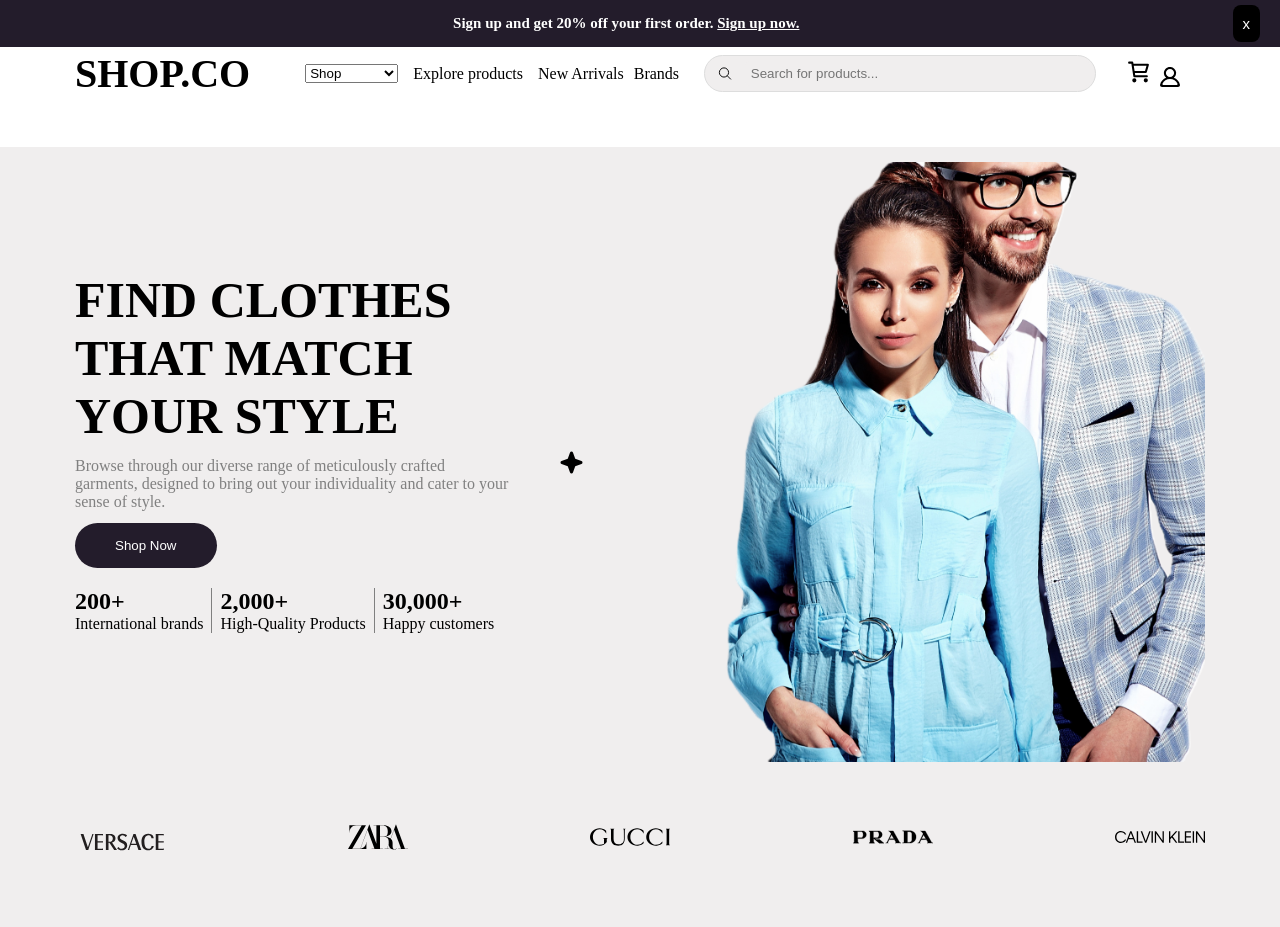
<file: index.html>
<!DOCTYPE html>
<html lang="en">
<head>
    <meta charset="UTF-8">
    <meta name="viewport" content="width=device-width, initial-scale=1.0">
    <link rel="stylesheet" href="CSS pages/home.css">
    <title>Home Page</title>
</head>
<body>
    <header class="header">
        <div class="top-line">
            <h4 class="signup-text">
                <span class="middle-section">
                    Sign up and get 20% off your first order. <a href="HTML pages/sign-up.html" class="signup-link">Sign up now.</a>
                </span> 
                <button class="close-button">
                x
                </button>
            </h4>
        </div>
        <div class="star-shopping-line">
            <span class="star-stopping"><h3 class="star-shopping-text"><a href="index.html" class="shop-co-link">SHOP.CO</a></h3></span>
            <span class="shop-dropdown">
                    <label for="categories">
                        <select id="categorySelect" onchange="filterCategory()">
                        <option value="all" class="shop">Shop</option>
                        <option value="tops" class="tops-category" category = "tops"><a href="HTML pages/products.html">Tops</a></option>
                        <option value="shoes" class="shoes-category" category = "shoes"><a href="HTML pages/products.html">Shoes</a></option>
                        <option value="dresses" class="dresses-category"><a href="HTML pages/products.html">Dresses</a></option>
                        <option value="jeans" class="jeans-category"><a href="HTML pages/products.html">Jeans</a></option>
                        <option value="jewelry" class="jewelry-category"><a href="HTML pages/products.html">Jewelry</a></option>
                        <option value="beach wear" class="beachwear-category"><a href="HTML pages/products.html">Beach wear</a></option>
                        <option value="skirts" class="skirts-category"><a href="HTML pages/products.html">Skirts</a></option>
                        <option value="perfumes" class="perfume-category"><a href="HTML pages/products.html">Perfumes</a></option>
                        <option value="shirts" class="shirts-category"><a href="HTML pages/products.html">Shirts</a></option>
                        </select>
                    </label>
                </span>
                <span class="product-span"><a href="HTML pages/products.html" class="explore">Explore products</a></span>
                <span class="new"><a href="HTML pages/products.html" class="new-link">New Arrivals</a></span>
                <span class="brands"><a href="HTML pages/brands.html" class="brands-link">Brands</a></span>

                <span class="right-top"><img src="../Images/search.svg" alt="" class="search-picture">
                <input type="text" placeholder=" Search for products..." id="searchBar" class="searchbar">
                </span>
            <span class="two-links-top-right">
                <a href="../HTML pages/cart.html"><img src="../Images/cart.svg" alt="" id="Cart" class="cart-img"></a>
                <a href="HTML pages/profile.html"><img src="../Images/profile.svg" alt="" class="profile-img"></a>
            </span>
        </div>
        <button class="hamburger" id="hamburger">
            <img src="../Images/hamburger-menu-svgrepo-com.svg" alt="" class="hamburger">
        </button>

    </header>
    <main class="main">
        <div class="main-section">
            <span class="left-side">
            <h1 class="find-clothes">FIND CLOTHES THAT MATCH YOUR STYLE</h1>
           <p class="subtext">
                Browse through our diverse range of meticulously crafted garments, 
                designed to bring out your individuality and cater to your sense of style.
            </p>
           <p><a href="HTML pages/products.html"><button class="shop-now" >Shop Now</button></a></p>
           <div class="three-sections">
            <span class="left-section">
                <h2 class="200+">200+</h2>
                <p class="International">International brands</p>
            </span>
             <span class="mid-section">
                <h2 class="2,000+">2,000+</h2>
                <p class="high-quality">High-Quality Products</p>
            </span>
             <span class="right-section">
                <h2 class="30,000+">30,000+</h2>
                <p class="happy">Happy customers</p>
            </span>
           </div>
        </span>
        <span class="star-img-span">
            <img src="../Images/star-four.svg" alt="" class="four-star-img">
        </span>
        <div class="right-side"></div>
        </div>
        <div class="bottom-div">
            <img src="../Images/versace-logo-1.svg" alt="" class="versace">
            <img src="../Images/zara-logo-1.svg" alt="" class="zara">
            <img src="../Images/gucci-logo-1.svg" alt="" class="gucci">
            <img src="../Images/prada-logo-1.svg" alt="" class="prada">
            <img src="../Images/calvin-klein-1.svg" alt="" class="calvin-klein">
        </div>
    </main>
    <script src="../JavaScript Pages/home.js"></script>
</body>
</html>
</file>
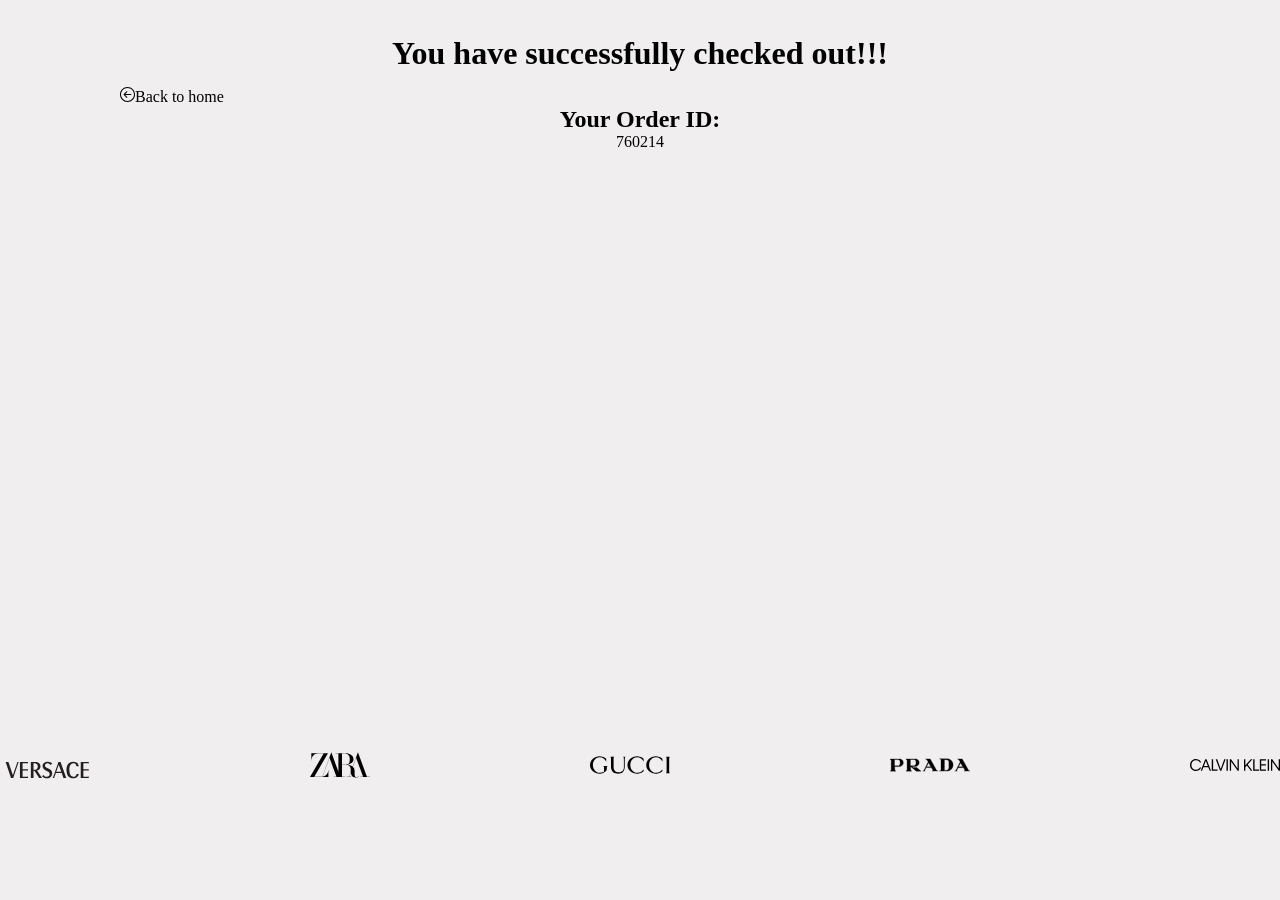
<file: HTML pages/after-checkout.html>
<!DOCTYPE html>
<html lang="en">
<head>
    <meta charset="UTF-8">
    <meta name="viewport" content="width=device-width, initial-scale=1.0">
    <title>Valid Checkout</title>
    <link rel="stylesheet" href="../CSS pages/aftercheckout.css">
</head>
<body class="main">
    <div class="true-main">
        <h1 class="main-text">You have successfully checked out!!!</h1>
        <a href="../index.html" class="linkto-home"><img src="../Images/back-button.svg" alt="" class="back-img">Back to home</a>
        <div class="order-id-div">
          <h2 class="orderID-text">Your Order ID:</h2>
          <p id="orderID"></p>
        </div>
    </div>
    <div class="bottom-div">
        <img src="../Images/versace-logo-1.svg" alt="" class="versace">
        <img src="../Images/zara-logo-1.svg" alt="" class="zara">
        <img src="../Images/gucci-logo-1.svg" alt="" class="gucci">
        <img src="../Images/prada-logo-1.svg" alt="" class="prada">
        <img src="../Images/calvin-klein-1.svg" alt="" class="calvin-klein">
    </div>
    <script>
  // your 6 preset order IDs
  const orderIDs = [
    "482913",
    "193847",
    "760214",
    "558921",
    "904362",
    "671508"
  ];

  // pick random one
  const randomIndex = Math.floor(Math.random() * orderIDs.length);
  const selectedID = orderIDs[randomIndex];

  // display it on page load
  document.addEventListener("DOMContentLoaded", function () {
    document.getElementById("orderID").textContent = selectedID;
  });
</script>
</body>
</html>
</file>
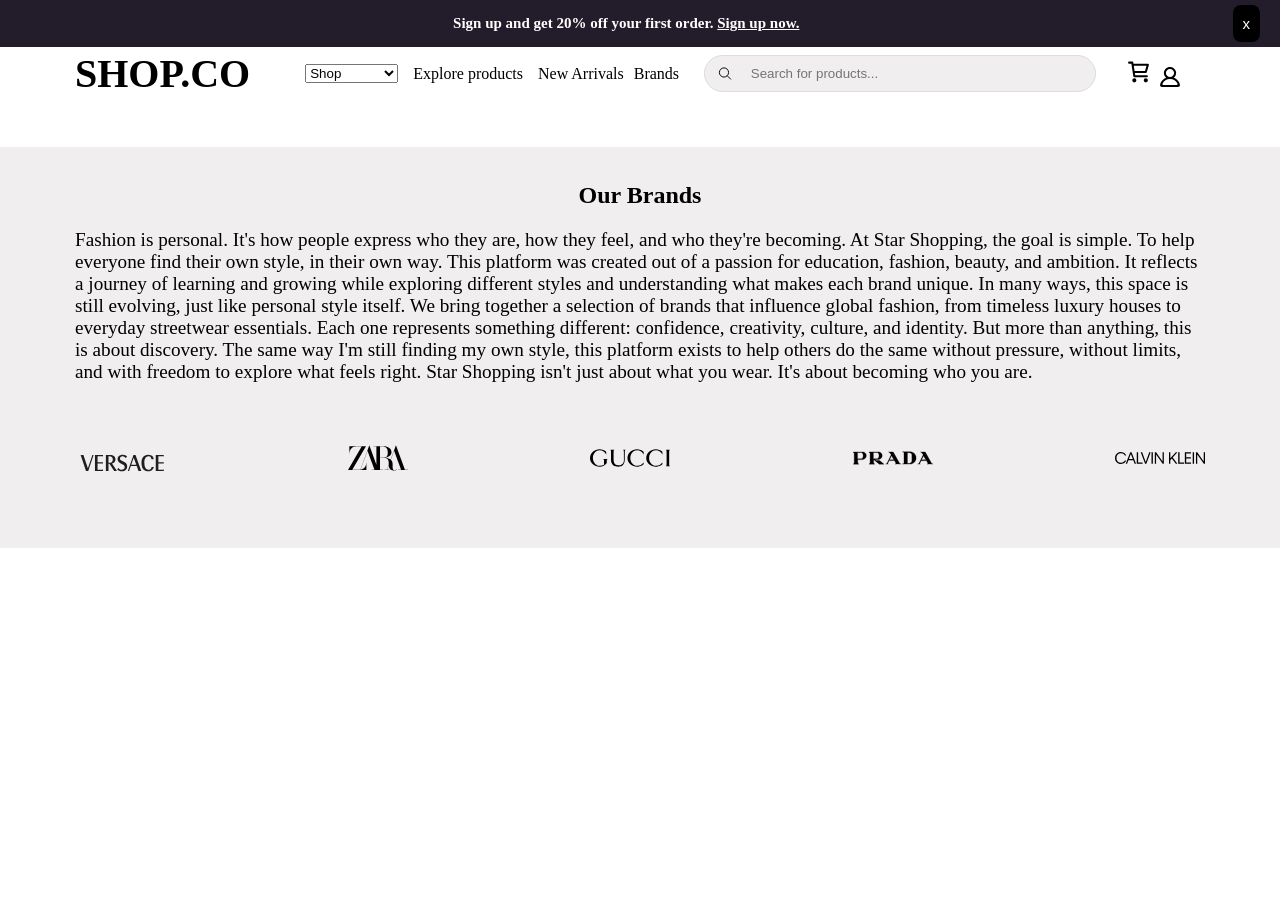
<file: HTML pages/brands.html>
<!DOCTYPE html>
<html lang="en">
<head>
    <meta charset="UTF-8">
    <meta name="viewport" content="width=device-width, initial-scale=1.0">
    <title>Our Brands</title>
    <link rel="stylesheet" href="../CSS pages/brands.css">
</head>
<body>
    <header class="header">
        <div class="top-line">
            <h4 class="signup-text">
                <span class="middle-section">
                    Sign up and get 20% off your first order. <a href="./sign-up.html" class="signup-link">Sign up now.</a>
                </span> 
                <button class="close-button">
                x
                </button>
            </h4>
        </div>
        <div class="star-shopping-line">
            <span class="star-stopping"><h3 class="star-shopping-text"><a href="../index.html" class="shop-co-link">SHOP.CO</a></h3></span>
            <span class="shop-dropdown">
                    <label for="categories">
                        <select id="categorySelect" onchange="filterCategory()">
                        <option value="all" class="shop">Shop</option>
                        <option value="tops" class="tops-category" category = "tops"><a href="products.html">Tops</a></option>
                        <option value="shoes" class="shoes-category" category = "shoes"><a href="products.html">Shoes</a></option>
                        <option value="dresses" class="dresses-category"><a href="products.html">Dresses</a></option>
                        <option value="jeans" class="jeans-category"><a href="products.html">Jeans</a></option>
                        <option value="jewelry" class="jewelry-category"><a href="products.html">Jewelry</a></option>
                        <option value="beach wear" class="beachwear-category"><a href="products.html">Beach wear</a></option>
                        <option value="skirts" class="skirts-category"><a href="products.html">Skirts</a></option>
                        <option value="perfumes" class="perfume-category"><a href="products.html">Perfumes</a></option>
                        <option value="shirts" class="shirts-category"><a href="products.html">Shirts</a></option>
                        </select>
                    </label>
                </span>
                <span class="product-span"><a href="products.html" class="explore">Explore products</a></span>
                <span class="new"><a href="products.html" class="new-link">New Arrivals</a></span>
                <span class="brands"><a href="brands.html" class="brands-link">Brands</a></span>

                <span class="right-top"><img src="../Images/search.svg" alt="" class="search-picture">
                <input type="text" placeholder=" Search for products..." id="searchBar" class="searchbar">
                </span>
            <span class="two-links-top-right">
                <a href="../HTML pages/cart.html"><img src="../Images/cart.svg" alt="" id="Cart" class="cart-img"></a>
                <a href="profile.html"><img src="../Images/profile.svg" alt="" class="profile-img"></a>
            </span>
        </div>
        <button class="hamburger" id="hamburger">
            <img src="../Images/hamburger-menu-svgrepo-com.svg" alt="" class="hamburger">
        </button>
    </header>

    <main class="main">
        <h2 class="our-brands">Our Brands</h2>
        <p class="text">
            Fashion is personal. It's how people express who they are, how they feel, and who they're becoming. At Star Shopping, the goal is simple. To help everyone find their own style, in their own way.

            This platform was created out of a passion for education, fashion, beauty, and ambition. It reflects a journey of learning and growing while exploring different styles and understanding what makes each brand unique. In many ways, this space is still evolving, just like personal style itself.

            We bring together a selection of brands that influence global fashion, from timeless luxury houses to everyday streetwear essentials. Each one represents something different: confidence, creativity, culture, and identity.

            But more than anything, this is about discovery. The same way I'm still finding my own style, this platform exists to help others do the same without pressure, without limits, and with freedom to explore what feels right.

            Star Shopping isn't just about what you wear.
            It's about becoming who you are.
        </p>

        <div class="bottom-div">
            <img src="../Images/versace-logo-1.svg" alt="" class="versace">
            <img src="../Images/zara-logo-1.svg" alt="" class="zara">
            <img src="../Images/gucci-logo-1.svg" alt="" class="gucci">
            <img src="../Images/prada-logo-1.svg" alt="" class="prada">
            <img src="../Images/calvin-klein-1.svg" alt="" class="calvin-klein">
        </div>
    </main>
    <script src="../JavaScript Pages/brands.js"></script>
</body>
</html>
</file>
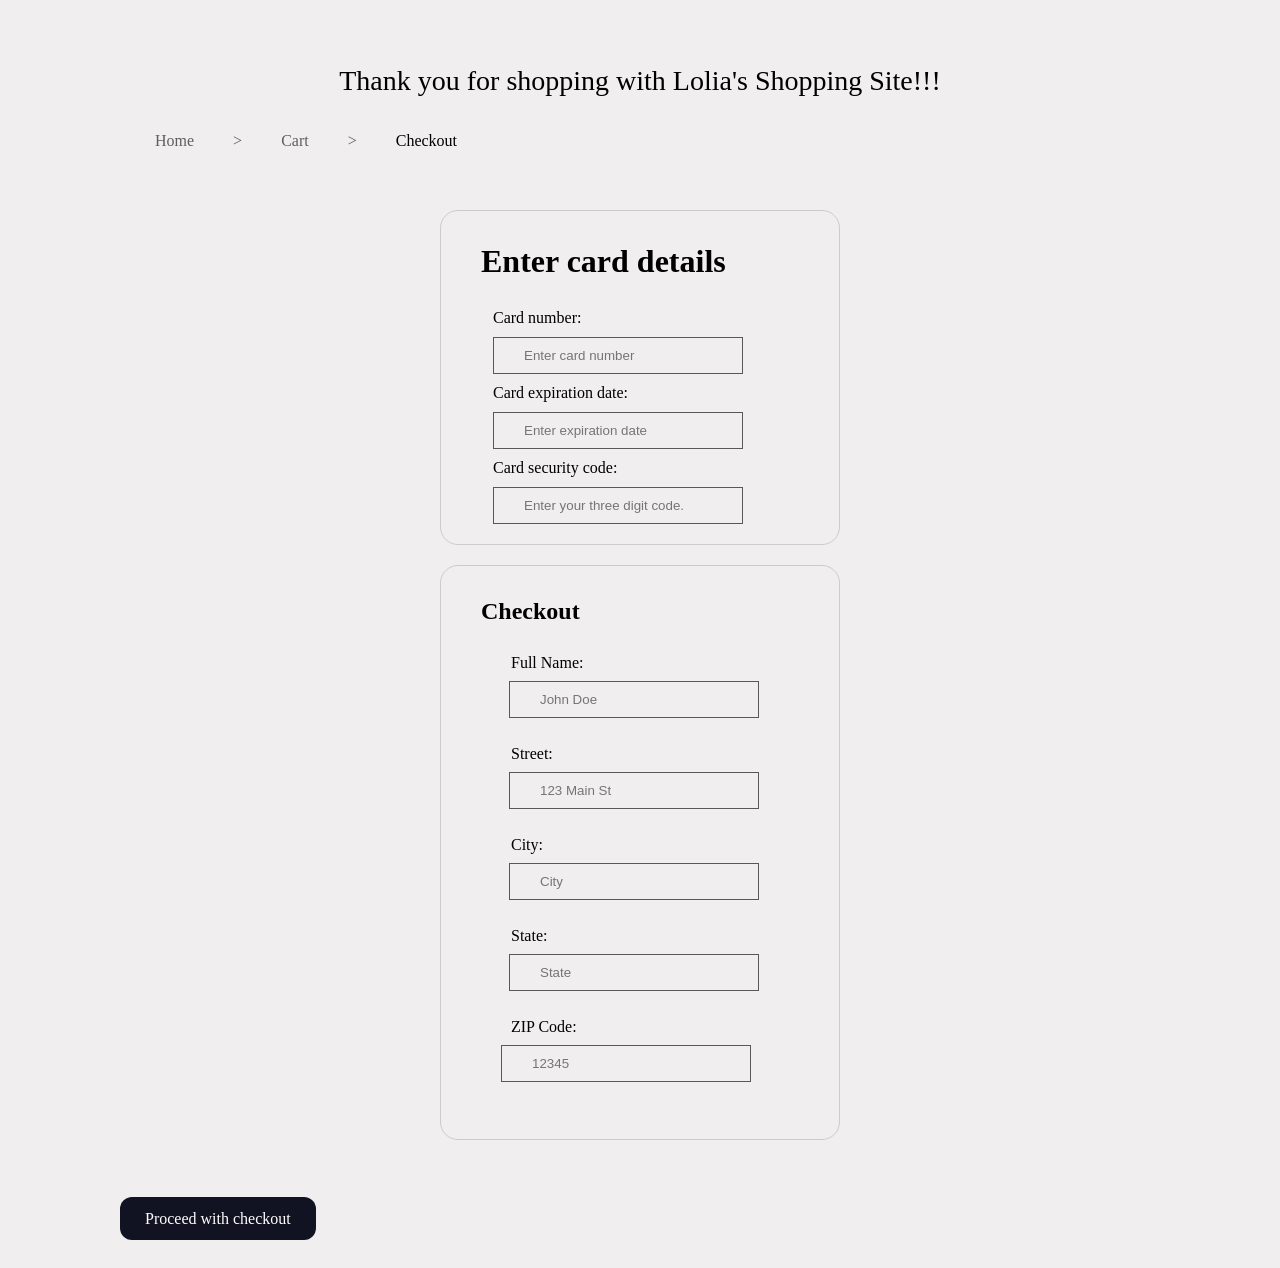
<file: HTML pages/checkout.html>
<!DOCTYPE html>
<html lang="en">
<head>
    <meta charset="UTF-8">
    <meta name="viewport" content="width=device-width, initial-scale=1.0">
    <title>Check out</title>
    <link rel="stylesheet" href="../CSS pages/checkout.css">
</head>
<body>
    <header>
        <div>
            <p class="up-text">Thank you for shopping with Lolia's Shopping Site!!!</p>
            <div >
                <a href="../index.html" class="home">Home</a>
                <span class="arrow"> > </span>
                <a href="cart.html" class="cart">Cart</a>
                <span class="arrow"> > </span>
                <a href="checkout.html" class="checkout">Checkout</a>
            </div>
        </div>
    </header>
    <main class="main">
        <div class="card" id="card">
            <h1 class="enter-text">Enter card details</h1>
            <p class="card-number">Card number: </p>
            <input type="text" class="card-num-input" placeholder="Enter card number">
            <p class="card-date">Card expiration date: </p>
            <input type="text" class="card-date-input" placeholder="Enter expiration date">
            <p class="card-code">Card security code: </p>
            <input type="text" class="card-code-input" placeholder="Enter your three digit code.">
        </div>
        <div class="address-form" id="address-form">
            <h2 class="checkout-text">Checkout</h2>

            <!-- Address form -->
            <div id="addressForm">
            <label for="fullName" class="fullname-text">Full Name:</label>
            <input type="text" id="fullName" placeholder="John Doe" class="fullname-input"><br><br>

            <label for="street" class="street-text">Street:</label>
            <input type="text" id="street" placeholder="123 Main St" class="street-input"><br><br>

            <label for="city" class="city-text">City:</label>
            <input type="text" id="city" placeholder="City" class="city-input"><br><br>

            <label for="state" class="state-text">State:</label>
            <input type="text" id="state" placeholder="State" class="state-input"><br><br>

            <label for="zip" class="zip-text">ZIP Code:</label>
            <input type="text" id="zip" placeholder="12345" class="zip-input"><br><br>

            </div>
        </div>

        <div class="error"></div>
        <div class="after-error"></div>

        <div>
            <a href="#" class="checkout-final">Proceed with checkout</a>
        </div>
    </main>
    <script src="../JavaScript Pages/checkout.js"></script>
</body>
</html>
</file>
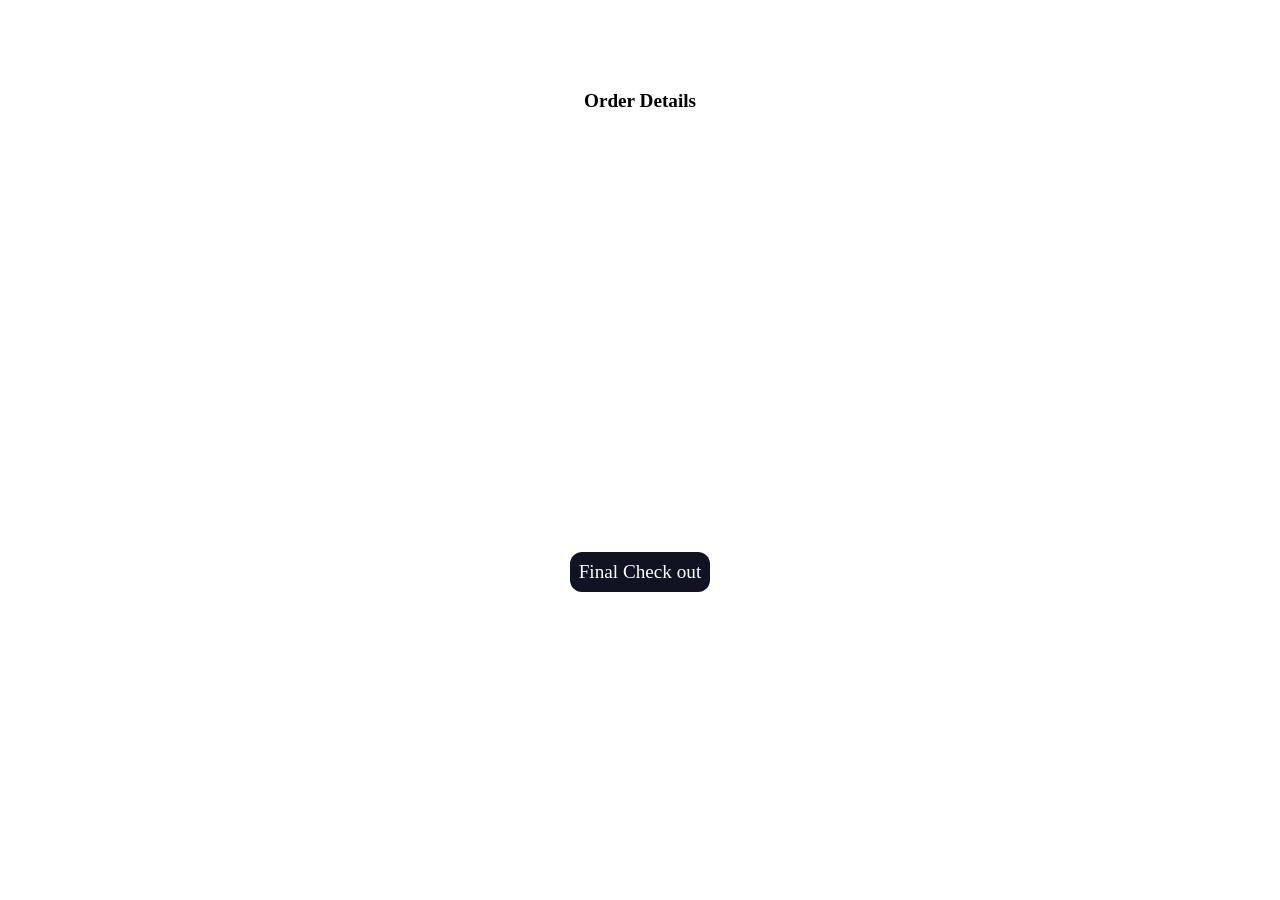
<file: HTML pages/order-details.html>
<!DOCTYPE html>
<html lang="en">
<head>
    <meta charset="UTF-8">
    <meta name="viewport" content="width=device-width, initial-scale=1.0">
    <title>Order Details</title>
    <link rel="stylesheet" href="../CSS pages/order-details.css">
</head>
<body>
    <main class="main-body">
        <h3 class="order-details-text">Order Details</h3>
        <div class="actual-order-details">
            <p class="name"></p>
            <p class="address"></p>

            <p class="card-number"></p>
            <p class="card-date"></p>
            <p class="card-code"></p>

            <div class="items"></div>

            <p class="total"></p>
        </div>
        <a href="after-checkout.html" class="after-checkout-link">Final Check out</a>
    </main>
    <script src="../JavaScript Pages/order-details.js"></script>
</body>
</html>
</file>
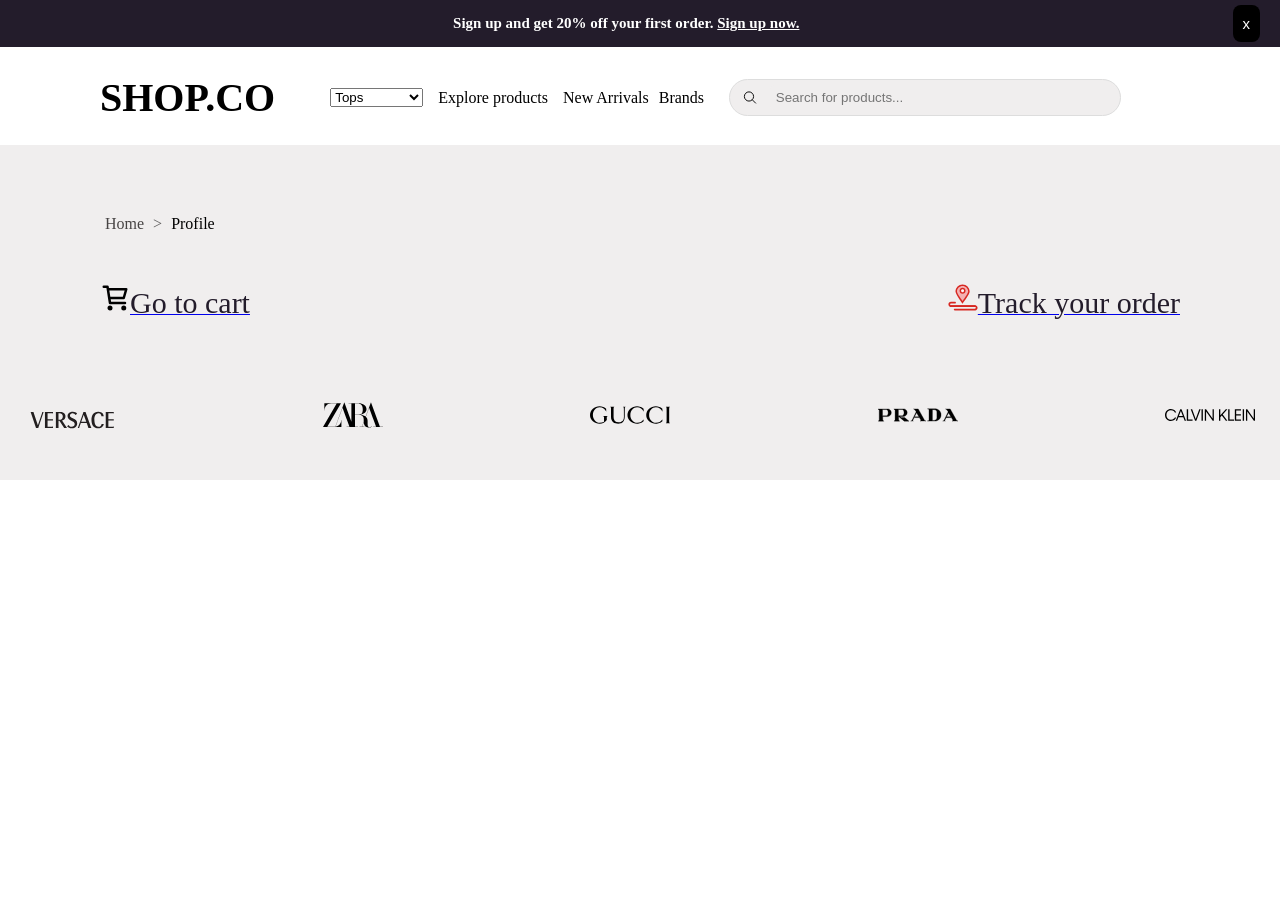
<file: HTML pages/profile.html>
<!DOCTYPE html>
<html lang="en">
<head>
    <meta charset="UTF-8">
    <meta name="viewport" content="width=device-width, initial-scale=1.0">
    <title>Profile</title>
    <link rel="stylesheet" href="../CSS pages/profile.css">
</head>
<body>
    <header class="header">
        <div class="top-line">
            <h4 class="signup-text">
                <span class="middle-section">
                    Sign up and get 20% off your first order. <a href="./sign-up.html" class="signup-link">Sign up now.</a>
                </span> 
                <button class="close-button">
                x
                </button>
        </div>
        <div class="after-line" >
           <div class="star-shopping-line">
            <span class="star-stopping"><h3 class="star-shopping-text"><a href="../index.html" class="shop-co-link">SHOP.CO</a></h3></span>
             <span class="shop-dropdown">
                    <label for="categories">
                        <select id="categorySelect" onchange="filterCategory()">
                        <option value="tops" class="tops-category" category = "tops"><a href="products.html">Tops</a></option>
                        <option value="shoes" class="shoes-category" category = "shoes"><a href="products.html">Shoes</a></option>
                        <option value="dresses" class="dresses-category"><a href="products.html">Dresses</a></option>
                        <option value="jeans" class="jeans-category"><a href="products.html">Jeans</a></option>
                        <option value="jewelry" class="jewelry-category"><a href="products.html">Jewelry</a></option>
                        <option value="beach wear" class="beachwear-category"><a href="products.html">Beach wear</a></option>
                        <option value="skirts" class="skirts-category"><a href="products.html">Skirts</a></option>
                        <option value="perfumes" class="perfume-category"><a href="products.html">Perfumes</a></option>
                        <option value="shirts" class="shirts-category"><a href="products.html">Shirts</a></option>
                        </select>
                    </label>
                </span>
                </span>
                <span class="product-span"><a href="products.html" class="explore">Explore products</a></span>
                <span class="new"><a href="products.html" class="new-link">New Arrivals</a></span>
                <span class="brands">Brands</span>

                <span class="right-top"><img src="../Images/search.svg" alt="" class="search-picture">
                <input type="text" placeholder=" Search for products..." id="searchBar" class="searchbar">
                </span>
           </div>
        </div>
        <button class="hamburger" id="hamburger">
            <img src="../Images/hamburger-menu-svgrepo-com.svg" alt="" class="hamburger">
        </button>
    </header>
    <main class="main">
        <div class="top-left">
            <a href="../index.html" class="home-link">Home</a>
            <span class="arrow"> > </span>
            <a href="profile.html " class="profile-link">Profile</a>
        </div>
        <div class="main-stuff">
            <div cart-span>
            <a href="cart.html"><span class="cart-link-text"><img src="../Images/cart.svg" alt="" class="cart-link">Go to cart</span></a>
            </div>
            <div track-span>
            <a href="track.html"><span class="track-link-text"><img src="../Images/track.svg" alt="" class="track-link">Track your order</span></a>
            </div>
        </div>
        <div class="bottom-div">
            <img src="../Images/versace-logo-1.svg" alt="" class="versace">
            <img src="../Images/zara-logo-1.svg" alt="" class="zara">
            <img src="../Images/gucci-logo-1.svg" alt="" class="gucci">
            <img src="../Images/prada-logo-1.svg" alt="" class="prada">
            <img src="../Images/calvin-klein-1.svg" alt="" class="calvin-klein">
        </div>
        <script src="../JavaScript Pages/profile.js"></script>
    </main>
</body>
</html>
</file>
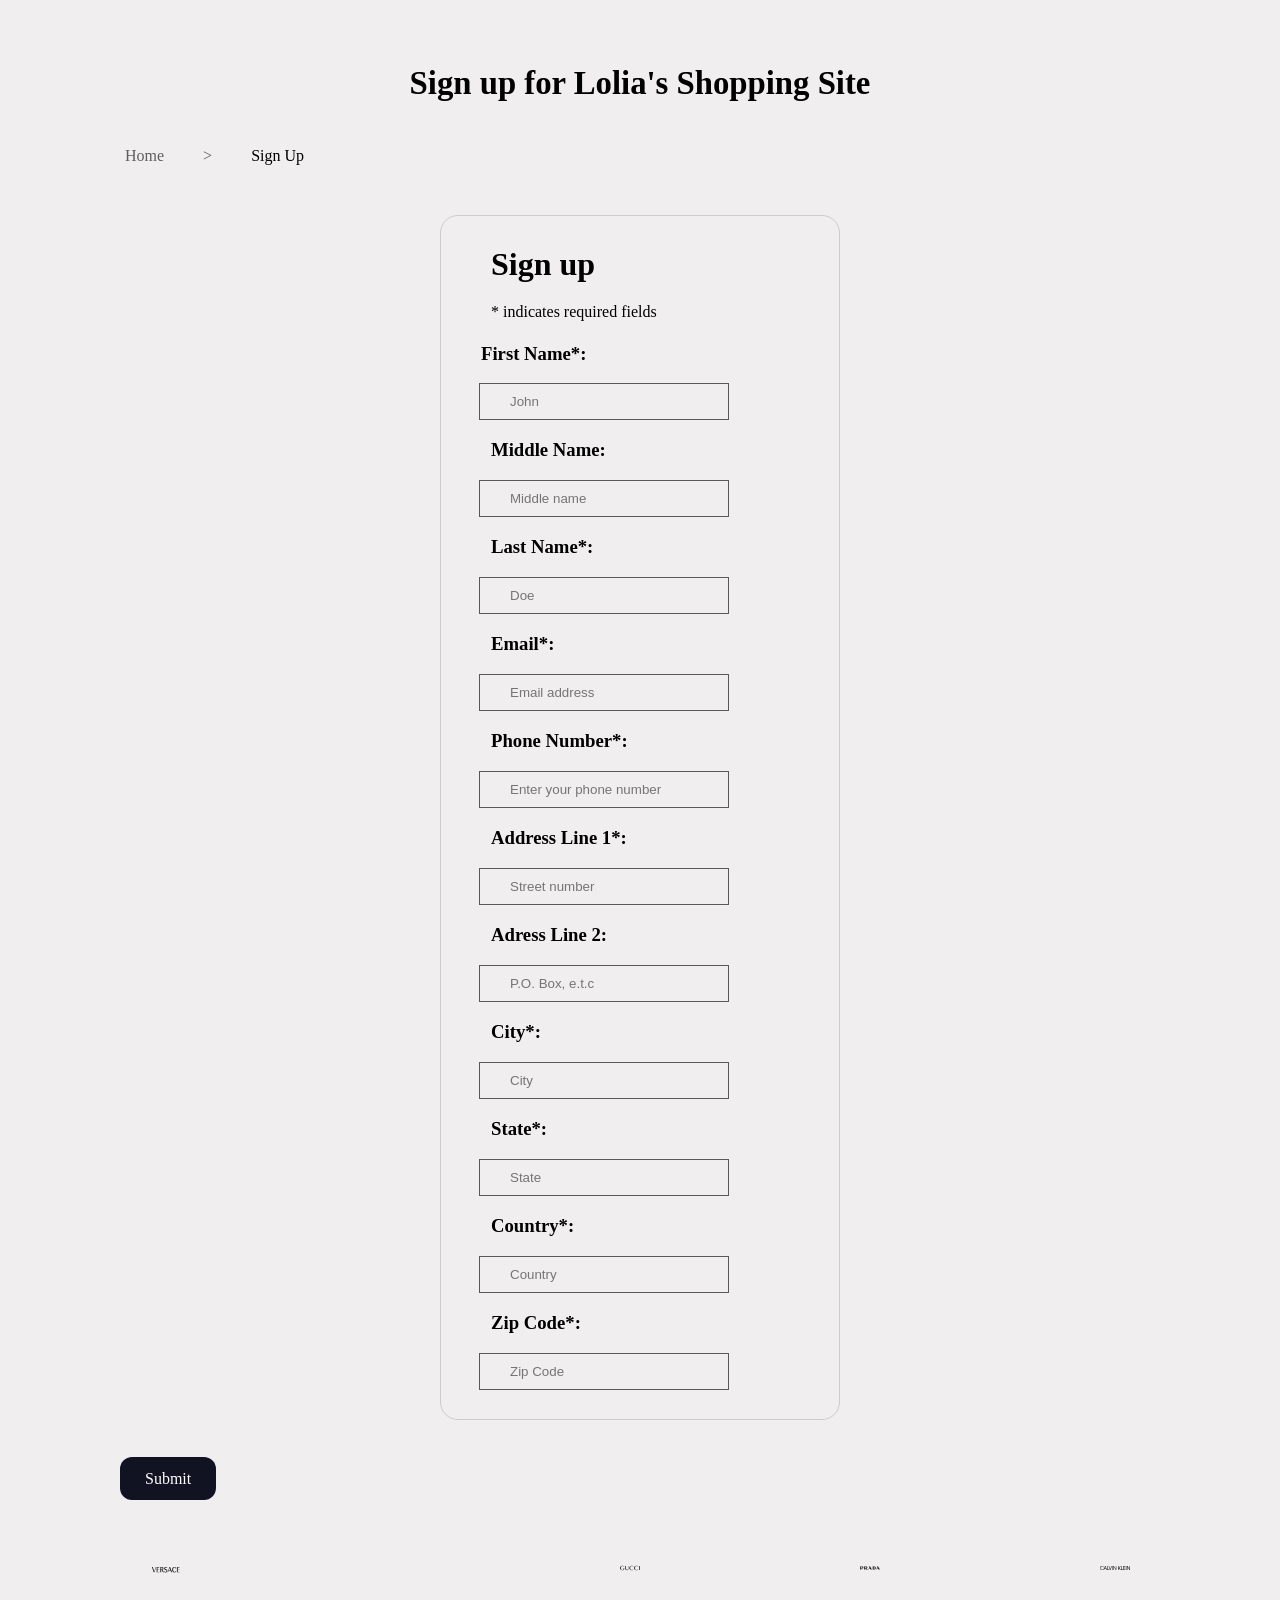
<file: HTML pages/sign-up.html>
<!DOCTYPE html>
<html lang="en">
<head>
    <meta charset="UTF-8">
    <meta name="viewport" content="width=device-width, initial-scale=1.0">
    <title>Sign up for Lolia's shopping site</title>
    <link rel="stylesheet" href="../CSS pages/sign-up.css">
</head>
<body>
    <header>
        <div class="up-text">
            <h3>Sign up for Lolia's Shopping Site</h3>
        </div>
        <div>
            <a href="../index.html" class="home-link">Home</a>
            <span class="arrow"> > </span>
            <a href="sign-up.html" class="sign-up-link">Sign Up</a>
        </div>
    </header>
    <main class="main">
        <div class="form" id="signup-form">
            <h1 class="sign-up-text">Sign up</h1>
            <p class="required-text">* indicates required fields</p>

            <h3 class="first-name-text">First Name*: </h3>
            <input type="text" placeholder="John" class="first-name-input">
            <h3>Middle Name: </h3>
            <input type="text" placeholder="Middle name" class="middle-name-input">
            <h3>Last Name*: </h3>
            <input type="text" placeholder="Doe" class="last-name-input">
            <h3>Email*: </h3>
            <input type="text" placeholder="Email address" class="email-input">
            <h3>Phone Number*: </h3>
            <input type="text" placeholder="Enter your phone number" class="number-input">
            <h3>Address Line 1*: </h3>
            <input type="text" placeholder="Street number" class="street-input">
            <h3>Adress Line 2: </h3>
            <input type="text" placeholder="P.O. Box, e.t.c" class="box-input">
            <h3>City*: </h3>
            <input type="text" placeholder="City" class="city-input">
            <h3>State*: </h3>
            <input type="text" placeholder="State" class="state-input">
            <h3>Country*: </h3>
            <input type="text" placeholder="Country" class="country-input">
            <h3>Zip Code*: </h3>
            <input type="text" placeholder="Zip Code" class="zip-input">
        </div>
        <div class="error"></div>
        <div class="after-error"></div>
        <div>
            <a href="submit.html" class="submit">Submit</a>
        </div>
        <div class="bottom-div">
            <img src="../Images/versace-logo-1.svg" alt="" class="versace">
            <img src="../Images/zara-full-corporate.jpg" alt="" class="zara">
            <img src="../Images/gucci-logo-1.svg" alt="" class="gucci">
            <img src="../Images/prada-logo-1.svg" alt="" class="prada">
            <img src="../Images/calvin-klein-1.svg" alt="" class="calvin-klein">
        </div>
    </main>
    <script src="../JavaScript Pages/sign-up.js"></script>
</body>
</html>
</file>
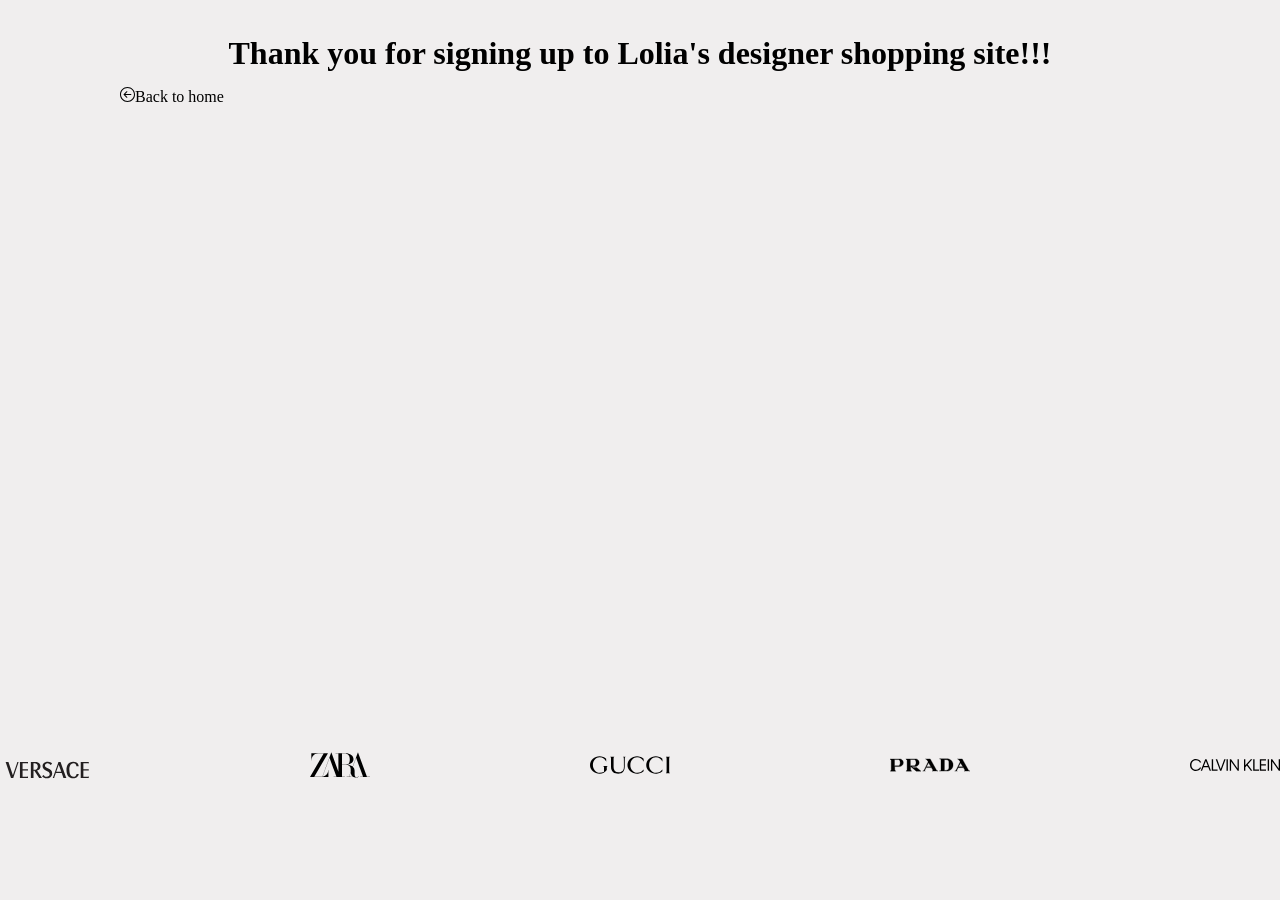
<file: HTML pages/submit.html>
<!DOCTYPE html>
<html lang="en">
<head>
    <meta charset="UTF-8">
    <meta name="viewport" content="width=device-width, initial-scale=1.0">
    <title>Thank you!!</title>
    <link rel="stylesheet" href="../CSS pages/submit.css">
</head>
<body class="main">
    <div class="true-main">
        <h1 class="main-text">Thank you for signing up to Lolia's designer shopping site!!!</h1>
        <a href="../index.html" class="linkto-home"><img src="../Images/back-button.svg" alt="" class="back-img">Back to home</a>
    </div>
    <div class="bottom-div">
        <img src="../Images/versace-logo-1.svg" alt="" class="versace">
        <img src="../Images/zara-logo-1.svg" alt="" class="zara">
        <img src="../Images/gucci-logo-1.svg" alt="" class="gucci">
        <img src="../Images/prada-logo-1.svg" alt="" class="prada">
        <img src="../Images/calvin-klein-1.svg" alt="" class="calvin-klein">
        </div>
</body>
</html>
</file>
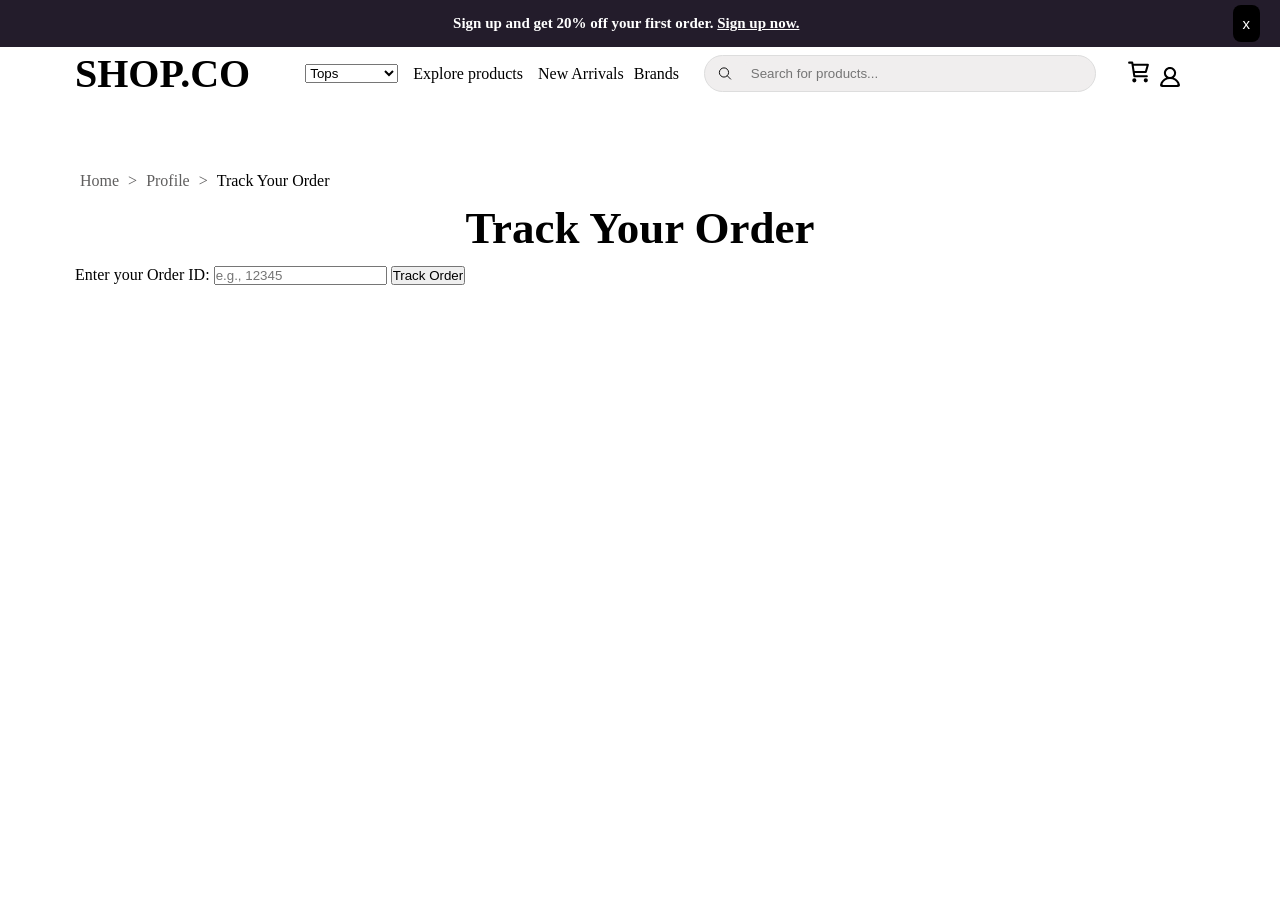
<file: HTML pages/track.html>
<!DOCTYPE html>
<html lang="en">
<head>
    <meta charset="UTF-8">
    <meta name="viewport" content="width=device-width, initial-scale=1.0">
    <title>Track Your Order</title>
    <link rel="stylesheet" href="../CSS pages/track.css">
</head>
<body>
    <header class="header">
        <div class="top-line">
            <h4 class="signup-text">
                <span class="middle-section">
                    Sign up and get 20% off your first order. <a href="./sign-up.html" class="signup-link">Sign up now.</a>
                </span> 
                <button class="close-button">
                x
                </button>
            </h4>
        </div>
        <div class="star-shopping-line">
            <span class="star-stopping"><h3 class="star-shopping-text"><a href="../index.html" class="shop-co-link">SHOP.CO</a></h3></span>
            <span class="shop-dropdown">
                    <label for="categories">
                        <select id="categorySelect" onchange="filterCategory()">
                         <option value="tops" class="tops-category" category = "tops"><a href="products.html">Tops</a></option>
                        <option value="shoes" class="shoes-category" category = "shoes"><a href="products.html">Shoes</a></option>
                        <option value="dresses" class="dresses-category"><a href="products.html">Dresses</a></option>
                        <option value="jeans" class="jeans-category"><a href="products.html">Jeans</a></option>
                        <option value="jewelry" class="jewelry-category"><a href="products.html">Jewelry</a></option>
                        <option value="beach wear" class="beachwear-category"><a href="products.html">Beach wear</a></option>
                        <option value="skirts" class="skirts-category"><a href="products.html">Skirts</a></option>
                        <option value="perfumes" class="perfume-category"><a href="products.html">Perfumes</a></option>
                        <option value="shirts" class="shirts-category"><a href="products.html">Shirts</a></option>
                        </select>
                    </label>
                </span>
                <span class="product-span"><a href="products.html" class="explore">Explore products</a></span>
                <span class="new"><a href="products.html" class="new-link">New Arrivals</a></span>
                <span class="brands"><a href="brands.html" class="brands-link">Brands</a></span>

                <span class="right-top"><img src="../Images/search.svg" alt="" class="search-picture">
                <input type="text" placeholder=" Search for products..." id="searchBar" class="searchbar">
                </span>
            <span class="two-links-top-right">
                <a href="../HTML pages/cart.html"><img src="../Images/cart.svg" alt="" id="Cart" class="cart-img"></a>
                <a href="profile.html"><img src="../Images/profile.svg" alt="" class="profile-img"></a>
            </span>
        </div>
        <button class="hamburger" id="hamburger">
            <img src="../Images/hamburger-menu-svgrepo-com.svg" alt="" class="hamburger">
        </button>

    </header>
    <main class="main">
        <div>
            <a href="../index.html" class="home-link">Home</a>
            <span class="arrow"> > </span>
            <a href="profile.html" class="profile-link">Profile</a>
            <span class="arrow"> > </span>
            <a href="track.html" class="track-link">Track Your Order</a>
        </div>
        <h2 class="track-text">Track Your Order</h2>

        <!-- Input form -->
        <div class="tracking-form">
        <label for="orderID" class="orderID-text">Enter your Order ID:</label>
        <input type="text" id="orderID" placeholder="e.g., 12345" class="orderID-input">
        <button onclick="showTrackingResult()">Track Order</button>
        </div>

        <!-- Tracking result -->
        <div class="tracking-result" id="trackingResult" style="display:none;">
        <p><strong>Order ID:</strong> <span id="displayID"></span></p>

        <div class="tracking-steps">
            <div class="result1">Your order is a town away and should be expected in two days.</div>
            <div class="result2">Your item was shipped one day ago. Expected to arrive in two weeks.</div>
            <div class="result3">Your item was dropped on your front porch at 9am this morning!!</div>
            <div class="result4">Your item is at the warehouse awaiting shipping.</div>
            <div class="result5">Your order has been confirmed and is being processed at the warehouse.</div>
            <div class="result6">Your order is expected to be delivered in the next seven days</div>
        </div>
        </div>
        </div>
        <script src="../JavaScript Pages/track.js"></script>
    </main>
</div>
</body>
</html>
</file>
<file: CSS pages/home.css>
* {
  margin: 0;
  padding: 0;
  box-sizing: border-box;
}
.top-line {
  margin: 0;
  background-color: rgb(35, 28, 43);
  position: fixed;
  width: 100%;
}
.signup-text {
  color: white;
  font-size: 15px;
  display: flex;           /* enable flex layout */
  align-items: center;     /* vertically center items */
  justify-content: space-between; /* push items apart */
  padding: 5px 20px;
}
.middle-section {
  flex: 1;
  text-align: center;
}
.signup-link {
  color: white;
}
.signup-link:hover {
  color: darkred;
}
.close-button {
  flex-direction: column;
  text-align: right;
  text-decoration: none;
  border-color: rgb(86, 47, 47);
  cursor: pointer;
  border-radius: 8px;
  outline: none;
  border: none;
  background-color: black;
  padding: 10px;
  color: white;
  font-size: 15px;
}
.close-button:hover {
  color: red;
}
.star-shopping-line { 
  display: flex;
  align-items: center;
  padding: 50px 75px;
}
.star-shopping {
  display: flex;
  padding-left: 10px;
  padding-right: 30px;
}
.hamburger {
  display: none;
  font-size: 28px;
  background: none;
  border: none;
  cursor: pointer;
  color: white;
}
.star-shopping-text {
font-weight: 1100;
font-size: 40px;
padding-right: 40px;
}
.shop-co-link {
  text-decoration: none;
  color: black;
}
.star-shopping-side2 {
  justify-content: space-between;
}
.shop-dropdown {
  padding: 0 15px;
  outline: none;    
}
.categories {
  outline: none;
}
.product-span {
  padding: 0 15px 0 0;
}
.explore { 
  text-decoration: none;
  color: black;
}
.explore:hover {
  color: red;
}
.new {
  padding: 0 10px 0 0;
}
.new-link {
  text-decoration: none;
  color: black;
}
.new-link:hover {
  color: red;
  cursor: pointer;
}
.brands {
  padding: 0 10px 0 0;
  padding-right: 25px;
  color: black;
}
.brands-link {
  text-decoration: none;
  color: black;
}
.brands-link:hover {
  color: red;
  cursor: pointer;
}
.right-top {
  padding: 0 10px 0 0;border: 1px solid #ddd;          /* thin, light border */
  padding: 5px;
  padding-left: 5px;
  background-color: rgb(240, 238, 238);
  display: flex;
  align-items: center;
  border: 1px solid #ddd;
  border-radius: 25px;
}
.search-picture {
  height: 15px;
  width: 25px;
  margin-right: 10px;
  padding-left: 5px;
}
.searchbar {
  width: 345px;
  border-radius: 5px;
  border: none;        /* thin, light border */
  outline: none;
  flex: 1;
  padding: 5px;
  padding-left: 2px;
  background-color: rgb(240, 238, 238);
}
.two-links-top-right {
  align-items: flex-end;
  padding-left: 30px;
}
.cart-img {
  padding-right: 5px;
  height: 30px;
  width: 30px;
}
.hamburger {
  display: none;
  font-size: 28px;
  background: none;
  border: none;
  cursor: pointer;
  color: white;
}
.main {
  background-color: rgb(240, 238, 238);
  padding: 15px 75px;
}
.profile-img {
  height: 20px;
  width: 20px;
}
.main-section {
  display: flex;
  align-items: center;
  justify-content: space-between;
}
.left-side {
  flex: 1;
  width: 55%;
  padding-right: 50px;
}
.find-clothes {
  color: black;
  font-size: 50px;
  font-weight: 1900;
}
.subtext {
  color: gray;
  padding: 12px 0;
}
.shop-now {
  padding: 15px 40px;
  text-decoration: none;
  color: white;
  background-color: rgb(35, 28, 43);
  border-radius: 25px;
  border: none;
  outline: none;
}
.shop-now:hover {
  color: rgb(25, 19, 31);
  background-color: rgb(240, 238, 238);
  cursor: pointer;
  outline: rgb(25, 19, 31);
  border-radius: 25px;
  border: 2px solid;
}
.three-sections {
  padding: 20px 0;
  display: flex;
  width: 100%;
}
.left-section {
  padding-right: 8px;
  border-right: 1px solid gray;
}
.mid-section {
  padding: 0px 8px;
  border-right: 1px solid gray;
}
.right-section {
  padding-left: 8px;
}
.four-star-img {
  width: 25px;
  height: 25px;
  display: flex;
  flex: 2;
}
.right-side {
  flex: 1;
  background-image: url('../Images/models-noback.png');
  height: 600px;
  flex: 0 0 55%;
  background-size: cover;
  text-align: right;
  background-repeat: no-repeat;
}
.bottom-div {
  width: 100%;
  display: flex;
  align-items: center;
  justify-content: space-between;
}
.versace {
  height: 90px;
  width: 90px;
}
.zara {
  height: 150px;
  width: 60px;
}
.gucci {
  height: 80px;
  width: 80px;
}
.prada {
  height: 80px;
  width: 80px;
}
.calvin-klein {
  height: 90px;
  width: 90px;
}

/* =========================
   LAPTOPS
========================= */
@media screen and (max-width: 1200px) {

  .star-shopping-line {
    padding: 50px 30px;
  }

  .main {
    padding: 15px 30px;
  }

  .find-clothes {
    font-size: 42px;
  }

  .right-side {
    height: 500px;
  }

  .searchbar {
    width: 250px;
  }

}

/* =========================
   TABLETS
========================= */
@media screen and (max-width: 768px) {

  .signup-text {
    flex-direction: column;
    gap: 10px;
    text-align: center;
  }

  .star-shopping-line {
    font-display: none;
    flex-direction: column;
    align-items: flex-start;
    gap: 15px;
    padding: 60px 20px 20px;
  }

  .hamburger {
    display: flex;
    height: 30px;
  }

  .star-shopping {
    flex-wrap: wrap;
    gap: 10px;
  }

  .star-shopping-text {
    font-size: 32px;
    padding-right: 0;
  }

  .right-top {
    width: 100%;
  }

  .searchbar {
    width: 100%;
  }

  .main {
    padding: 20px;
  }

  .main-section {
    flex-direction: column;
  }

  .left-side {
    width: 100%;
    padding-right: 0;
    text-align: center;
  }

  .find-clothes {
    font-size: 38px;
  }

  .three-sections {
    justify-content: center;
  }

  .right-side {
    width: 100%;
    flex: none;
    height: 450px;
    margin-top: 20px;
    background-position: center;
  }

  .bottom-div {
    flex-wrap: wrap;
    justify-content: center;
    gap: 25px;
    padding-top: 20px;
  }

}

/* =========================
   MOBILE PHONES
========================= */
@media screen and (max-width: 480px) {

  .signup-text {
    font-size: 13px;
  }

  .close-button {
    padding: 6px;
    font-size: 12px;
  }

  .star-shopping-line {
    display: none;
    padding: 60px 15px 15px;
  }

  .hamburger {
    display: flex;
    height: 30px;
  }

  .star-shopping-text {
    font-size: 24px;
  }

  .shop-dropdown,
  .new,
  .brands,
  .product-span {
    font-size: 14px;
  }

  .right-top {
    width: 100%;
  }

  .searchbar {
    width: 100%;
    font-size: 14px;
  }

  .main {
    padding: 15px;
  }

  .find-clothes {
    font-size: 28px;
    text-align: center;
  }

  .subtext {
    text-align: center;
    font-size: 14px;
  }

  .shop-now {
    display: block;
    width: fit-content;
    margin: 0 auto;
  }

  .three-sections {
    flex-direction: column;
    gap: 15px;
    text-align: center;
  }

  .left-section,
  .mid-section,
  .right-section {
    border: none;
    padding: 0;
  }

  .right-side {
    height: 300px;
    background-size: contain;
    background-position: center;
  }

  .bottom-div {
    flex-wrap: wrap;
    justify-content: center;
    gap: 15px;
  }

  .versace,
  .calvin-klein {
    width: 60px;
    height: 60px;
  }

  .gucci,
  .prada {
    width: 50px;
    height: 50px;
  }

  .zara {
    width: 40px;
    height: 100px;
  }

}

/* =========================
   VERY SMALL PHONES
========================= */
@media screen and (max-width: 320px) {

  .star-shopping-line {
    display: none;
  }

  .hamburger {
    display: flex;
    height: 30px;
  }

  .find-clothes {
    font-size: 22px;
  }

  .subtext {
    font-size: 12px;
  }

  .shop-now {
    padding: 12px 25px;
    font-size: 14px;
  }

  .star-shopping-text {
    font-size: 20px;
  }

  .right-side {
    height: 250px;
  }

}
</file>
<file: CSS pages/aftercheckout.css>
* {
  margin: 0;
  padding: 0;
  box-sizing: border-box;
}
.main {
    background-color: rgb(240, 238, 238);
}
.true-main {
    padding: 20px;
}
.main-text {
    text-align: center;
    padding: 15px 0;
}
.linkto-home {
    text-decoration: none;
    color: black;
    padding: 12px 100px;
    font: 70px;
}
.back-img {
    height: 15px;
}
.order-id-div {
  display: flex;
  flex-direction: column;
  align-items: center;
}
.orderID {
  font-size: larger;
}
.bottom-div {
  position: fixed;
  bottom: 0;
  left: 0;
  width: 100%;
  display: flex;
  align-items: center;
  justify-content: space-between;
  height: 30vh;
}
.versace {
  height: 90px;
  width: 90px;
}
.zara {
  height: 60px;
  width: 60px;
}
.gucci {
  height: 80px;
  width: 80px;
}
.prada {
  height: 80px;
  width: 80px;
}
.calvin-klein {
  height: 90px;
  width: 90px;
}

/* =========================
   TABLETS
========================= */
@media screen and (max-width: 768px) {

  .true-main {
    padding: 15px;
  }

  .main-text {
    font-size: 28px;
  }

  .linkto-home {
    padding: 12px 30px;
    font-size: 18px;
  }

  .bottom-div {
    height: auto;
    padding: 20px;
    flex-wrap: wrap;
    justify-content: center;
    gap: 20px;
  }

  .versace,
  .calvin-klein {
    width: 75px;
    height: 75px;
  }

  .gucci,
  .prada {
    width: 65px;
    height: 65px;
  }

  .zara {
    width: 50px;
    height: 50px;
  }
}

/* =========================
   MOBILE PHONES
========================= */
@media screen and (max-width: 480px) {

  .true-main {
    padding: 10px;
  }

  .main-text {
    font-size: 22px;
    line-height: 1.4;
  }

  .linkto-home {
    display: inline-block;
    padding: 10px;
    font-size: 16px;
    text-align: center;
  }

  .orderID {
    font-size: 16px;
    text-align: center;
  }

  .bottom-div {
    position: static; /* prevents logos covering content */
    width: 100%;
    height: auto;
    margin-top: 30px;
    padding: 15px;
    display: flex;
    flex-wrap: wrap;
    justify-content: center;
    gap: 15px;
  }

  .versace,
  .calvin-klein {
    width: 60px;
    height: 60px;
  }

  .gucci,
  .prada {
    width: 50px;
    height: 50px;
  }

  .zara {
    width: 40px;
    height: 40px;
  }

  .back-img {
    height: 12px;
  }
}

/* =========================
   VERY SMALL DEVICES
========================= */
@media screen and (max-width: 320px) {

  .main-text {
    font-size: 18px;
  }

  .linkto-home {
    font-size: 14px;
  }

  .orderID {
    font-size: 14px;
  }

  .bottom-div {
    gap: 10px;
  }
}
</file>
<file: CSS pages/brands.css>
* {
  margin: 0;
  padding: 0;
  box-sizing: border-box;
}
.top-line {
  margin: 0;
  background-color: rgb(35, 28, 43);
  position: fixed;
  width: 100%;
}
.signup-text {
  color: white;
  font-size: 15px;
  display: flex;           /* enable flex layout */
  align-items: center;     /* vertically center items */
  justify-content: space-between; /* push items apart */
  padding: 5px 20px;
}
.middle-section {
  flex: 1;
  text-align: center;
}
.signup-link {
  color: white;
}
.signup-link:hover {
  color: darkred;
}
.close-button {
  flex-direction: column;
  text-align: right;
  text-decoration: none;
  border-color: rgb(86, 47, 47);
  cursor: pointer;
  border-radius: 8px;
  outline: none;
  border: none;
  background-color: black;
  padding: 10px;
  color: white;
  font-size: 15px;
}
.close-button:hover {
  color: red;
}
.star-shopping-line { 
  display: flex;
  align-items: center;
  padding: 50px 75px;
}
.star-shopping {
  display: flex;
  padding-left: 10px;
  padding-right: 30px;
}
.star-shopping-text {
font-weight: 1100;
font-size: 40px;
padding-right: 40px;
}
.shop-co-link {
  text-decoration: none;
  color: black;
}
.star-shopping-side2 {
  justify-content: space-between;
}
.shop-dropdown {
  padding: 0 15px;
  outline: none;    
}
.categories {
  outline: none;
}
.product-span {
  padding: 0 15px 0 0;
}
.explore { 
  text-decoration: none;
  color: black;
}
.explore:hover {
  color: red;
}
.new {
  padding: 0 10px 0 0;
}
.new-link {
  text-decoration: none;
  color: black;
}
.new-link:hover {
  color: red;
  cursor: pointer;
}
.brands {
  padding: 0 10px 0 0;
  padding-right: 25px;
}
.brands-link {
  text-decoration: none;
  color: black;
}
.brands-link:hover {
  color: red;
  cursor: pointer;
}
.right-top {
  padding: 0 10px 0 0;border: 1px solid #ddd;          /* thin, light border */
  padding: 5px;
  padding-left: 5px;
  background-color: rgb(240, 238, 238);
  display: flex;
  align-items: center;
  border: 1px solid #ddd;
  border-radius: 25px;
}
.search-picture {
  height: 15px;
  width: 25px;
  margin-right: 10px;
  padding-left: 5px;
}
.searchbar {
  width: 345px;
  border-radius: 5px;
  border: none;        /* thin, light border */
  outline: none;
  flex: 1;
  padding: 5px;
  padding-left: 2px;
  background-color: rgb(240, 238, 238);
}
.two-links-top-right {
  align-items: flex-end;
  padding-left: 30px;
}
.cart-img {
  padding-right: 5px;
  height: 30px;
  width: 30px;
}
.main {
  background-color: rgb(240, 238, 238);
  padding: 15px 75px;
}
.profile-img {
  height: 20px;
  width: 20px;
}
.main {
    display: flex;
    flex-direction: column;
    align-items: center;
}
.our-brands {
    padding: 20px;
}
.text {
    font-size: larger;
}
.hamburger {
  display: none;
  font-size: 28px;
  background: none;
  border: none;
  cursor: pointer;
  color: white;
}
.bottom-div {
  width: 100%;
  display: flex;
  align-items: center;
  justify-content: space-between;
}
.versace {
  height: 90px;
  width: 90px;
}
.zara {
  height: 150px;
  width: 60px;
}
.gucci {
  height: 80px;
  width: 80px;
}
.prada {
  height: 80px;
  width: 80px;
}
.calvin-klein {
  height: 90px;
  width: 90px;
}

/* =========================
   LAPTOPS (1200px and below)
========================= */
@media screen and (max-width: 1200px) {

  .star-shopping-line {
    padding: 40px 40px;
  }

  .main {
    padding: 15px 40px;
  }

  .searchbar {
    width: 250px;
  }

  .star-shopping-text {
    font-size: 32px;
  }
}

/* =========================
   TABLETS (768px and below)
========================= */
@media screen and (max-width: 768px) {

  .signup-text {
    flex-direction: column;
    gap: 10px;
    text-align: center;
  }

  .star-shopping-line {
    display: none;
    flex-direction: column;
    align-items: flex-start;
    gap: 15px;
    padding: 60px 20px 20px;
  }

  .hamburger {
    display: flex;
    height: 30px;
  }

  .star-shopping {
    flex-wrap: wrap;
    gap: 10px;
  }

  .star-shopping-text {
    font-size: 26px;
    padding-right: 0;
  }

  .right-top {
    width: 100%;
  }

  .searchbar {
    width: 100%;
  }

  .two-links-top-right {
    padding-left: 10px;
  }

  .main {
    padding: 15px 20px;
  }

  .bottom-div {
    flex-wrap: wrap;
    justify-content: center;
    gap: 25px;
  }

  .text {
    font-size: 16px;
    text-align: center;
  }
}

/* =========================
   MOBILE (480px and below)
========================= */
@media screen and (max-width: 480px) {

  .signup-text {
    font-size: 13px;
  }

  .close-button {
    padding: 6px;
    font-size: 12px;
  }

  .star-shopping-line {
    display: none;
    padding: 70px 15px 20px;
  }

  .hamburger {
    display: flex;
    height: 30px;
  }

  .star-shopping-text {
    font-size: 22px;
  }

  .shop-dropdown,
  .new,
  .brands,
  .product-span {
    font-size: 14px;
  }

  .main {
    padding: 10px 15px;
  }

  .our-brands {
    padding: 10px;
  }

  .text {
    font-size: 14px;
  }

  .bottom-div {
    flex-wrap: wrap;
    justify-content: center;
    gap: 15px;
  }

  .versace,
  .calvin-klein {
    width: 60px;
    height: 60px;
  }

  .gucci,
  .prada {
    width: 50px;
    height: 50px;
  }

  .zara {
    width: 40px;
    height: 40px;
  }
}

/* =========================
   VERY SMALL PHONES (320px)
========================= */
@media screen and (max-width: 320px) {

  .star-shopping-line {
    display: none;
  }

  .hamburger {
    display: flex;
    height: 30px;
  }

  .star-shopping-text {
    font-size: 18px;
  }

  .text {
    font-size: 13px;
  }

  .signup-text {
    font-size: 12px;
  }
}
/* =========================
   TABLETS (keep fixed but reduce damage)
========================= */
@media screen and (max-width: 768px) {

  .top-line {
    position: static; /* stops overlay on smaller screens */
    width: 100%;
  }

  .star-shopping-line {
    display: none;
    margin-top: 0;
    padding-top: 20px;
    flex-direction: column;
    align-items: flex-start;
    gap: 15px;
  }

  .hamburger {
    display: flex;
    height: 30px;
  }
}

/* =========================
   MOBILE (IMPORTANT FIX)
========================= */
@media screen and (max-width: 480px) {

  .top-line {
    position: static; /* KEY FIX: removes fixed behavior */
  }

  .star-shopping-line {
    display: none;
    position: static;
    padding: 20px 15px;
    flex-direction: column;
    align-items: flex-start;
    gap: 12px;
  }

  .hamburger {
    display: flex;
    height: 30px;
  }

  /* push page content naturally down */
  .main {
    margin-top: 0;
  }
}
</file>
<file: CSS pages/checkout.css>
* {
  margin: 0;
  padding: 0;
  box-sizing: border-box;
  background-color: rgb(240, 238, 238);
  padding: 10px 30px;
}
.up-text {
    padding: 25px 0;
    display: flex;
    justify-content: center;  /* horizontal */
    align-items: center;
    font-size: 28px;
}
.home {
    padding: 0 5px;
    color: rgb(95, 94, 94);
    text-decoration: none;
}
.home:hover {
    color: red;
    text-decoration: underline;
}
.arrow {
    color: rgb(95, 94, 94);
}
.cart {
    padding: 0 5px;
    color: rgb(95, 94, 94);
    text-decoration: none;
}
.cart:hover {
    color: red;
    text-decoration: underline;
}
.checkout {
    padding: 0 5px;
    color: black;
    text-decoration: none;
}
.checkout:hover {
    color: red;
    text-decoration: underline;
}
.card {
    border: 1px solid #ccc;
    display: flex;
    flex-direction: column;
    padding: 20px;
    border-radius: 18px;

    width: 100%;
    max-width: 400px;    /* limits size */
    margin: 20px auto;
}
.enter-text {
    padding: 12px 20px 20px;
    padding-bottom: 19px;
}
.card-number {
    padding: 10px 32px;
}
.card-num-input {
    border: 1px solid rgb(88, 88, 88);
    margin: 0 32px;
    width: 250px;
}
.card-date {
    padding: 10px 32px;
}
.card-date-input {
    border: 1px solid rgb(88, 88, 88);
    margin: 0 32px;
    width: 250px;
}
.card-code {
    padding: 10px 32px;
}
.card-code-input {
    border: 1px solid rgb(88, 88, 88);
    margin: 0 32px;
    width: 250px;
}
.address-form {
    border: 1px solid #ccc;
    display: flex;
    flex-direction: column;
    padding: 20px;
    border-radius: 18px;

    width: 100%;
    max-width: 400px;    /* limits size */
    margin: 20px auto;
}
.checkout-text {
    padding: 12px 20px 20px;
    padding-bottom: 19px;
}
.fullname-text {
    padding: 12px 20px 20px;
    padding-bottom: 19px;
}
.fullname-input {
    border: 1px solid rgb(88, 88, 88);
    margin: 9px 18px;
    width: 250px;
}
.street-text {
    padding: 12px 20px 20px;
    padding-bottom: 19px;
}
.street-input {
    border: 1px solid rgb(88, 88, 88);
    margin: 9px 18px;
    width: 250px;
}
.city-text {
    padding: 12px 20px 20px;
    padding-bottom: 19px;
}
.city-input {
    border: 1px solid rgb(88, 88, 88);
    margin: 9px 18px;
    width: 250px;
}
.state-text {
    padding: 12px 20px 20px;
    padding-bottom: 19px;
}
.state-input {
    border: 1px solid rgb(88, 88, 88);
    margin: 9px 18px;
    width: 250px;
}
.zip-text {
    padding: 12px 20px 20px;
    padding-bottom: 19px;
}
.zip-input {
    border: 1px solid rgb(88, 88, 88);
    margin: 9px 10px;
    width: 250px;
}
.error {
    display: flex;
    color: red;
    background-color: rgb(240, 238, 238);
    padding-left: 20px;
    width: 30%;
}
.after-error {
    height: 20px;
}
.checkout-final {
    text-decoration: none;
    color: black;
    padding: 13px 25px;
    border-radius: 12px;
    background-color: rgb(17, 19, 34);
    color: white;
}
.checkout-final:hover {
    color: red;
    background-color: rgb(240, 238, 238);
    border: 2px solid rgb(17, 19, 34);
}

/* =========================
   TABLETS
========================= */
@media screen and (max-width: 768px) {

  .up-text {
    font-size: 22px;
    flex-wrap: wrap;
    text-align: center;
  }

  .card,
  .address-form {
    max-width: 100%;
    margin: 15px auto;
  }

  .card-num-input,
  .card-date-input,
  .card-code-input,
  .fullname-input,
  .street-input,
  .city-input,
  .state-input,
  .zip-input {
    width: 100%;
    max-width: 100%;
    margin: 10px 0;
  }

  .error {
    width: 100%;
  }

}

/* =========================
   MOBILE PHONES
========================= */
@media screen and (max-width: 480px) {

  * {
    padding-left: 10px;
    padding-right: 10px;
  }

  .up-text {
    font-size: 18px;
    padding: 15px 0;
    text-align: center;
    flex-wrap: wrap;
  }

  .card,
  .address-form {
    width: 100%;
    padding: 15px;
  }

  .enter-text,
  .checkout-text,
  .fullname-text,
  .street-text,
  .city-text,
  .state-text,
  .zip-text,
  .card-number,
  .card-date,
  .card-code {
    padding: 10px 0;
  }

  .card-num-input,
  .card-date-input,
  .card-code-input,
  .fullname-input,
  .street-input,
  .city-input,
  .state-input,
  .zip-input {
    width: 100%;
    max-width: 100%;
    margin: 0;
  }

  .error {
    width: 100%;
    padding-left: 0;
    font-size: 14px;
  }

  .checkout-final {
    display: block;
    width: 100%;
    text-align: center;
  }

}

/* =========================
   VERY SMALL PHONES
========================= */
@media screen and (max-width: 320px) {

  .up-text {
    font-size: 16px;
  }

  .checkout-final {
    font-size: 14px;
  }

  .error {
    font-size: 12px;
  }

}
</file>
<file: CSS pages/order-details.css>
* {
  margin: 0;
  padding: 0;
  box-sizing: border-box;
}
.main-body {
    display: flex;
    flex-direction: column;
    justify-content: space-between;
    align-items: center;
    padding: 50px 0px;
}
.order-details-text {
    padding: 40px 0px;
    font-size: larger;
}
.actual-order-details {
    height: 400px;
    padding-bottom: 30px;
}
.after-checkout-link {
    font-size: larger;
    text-decoration: none;
    color: black;
    padding: 9px;
    border-radius: 12px;
    background-color: rgb(17, 19, 34);
    color: white;
}
.after-checkout-link:hover {
    color: red;
    background-color: rgb(240, 238, 238);
    border: 2px solid rgb(17, 19, 34);
}

/* =========================
   TABLETS
========================= */
@media screen and (max-width: 768px) {

  .main-body {
    padding: 40px 20px;
    text-align: center;
  }

  .order-details-text {
    font-size: 22px;
    padding: 30px 0;
  }

  .actual-order-details {
    width: 100%;
    max-width: 500px;
    height: auto;
    min-height: 100px;
  }

}

/* =========================
   MOBILE PHONES
========================= */
@media screen and (max-width: 480px) {

  .main-body {
    padding: 30px 15px;
    text-align: center;
  }

  .order-details-text {
    font-size: 18px;
    padding: 20px 0;
  }

  .actual-order-details {
    width: 100%;
    max-width: 100%;
    height: auto;
    min-height: 80px;
    overflow-wrap: break-word;
  }

  .after-checkout-link {
    display: block;
    width: 100%;
    max-width: 250px;
    margin: 0 auto;
    text-align: center;
    font-size: 16px;
  }

}

/* =========================
   VERY SMALL PHONES
========================= */
@media screen and (max-width: 320px) {

  .order-details-text {
    font-size: 16px;
  }

  .after-checkout-link {
    font-size: 14px;
    padding: 8px;
  }

}
</file>
<file: CSS pages/profile.css>
* {
  margin: 0;
  padding: 0;
  box-sizing: border-box;
}
.top-line {
  margin: 0;
  background-color: rgb(35, 28, 43);
  position: fixed;
  width: 100%;
}
.signup-text {
  color: white;
  font-size: 15px;
  display: flex;           /* enable flex layout */
  align-items: center;     /* vertically center items */
  justify-content: space-between; /* push items apart */
  padding: 5px 20px;
}
.middle-section {
  flex: 1;
  text-align: center;
}
.signup-link {
  color: white;
}
.signup-link:hover {
  color: darkred;
}
.close-button {
  flex-direction: column;
  text-align: right;
  text-decoration: none;
  border-color: rgb(86, 47, 47);
  cursor: pointer;
  border-radius: 8px;
  outline: none;
  border: none;
  background-color: black;
  padding: 10px;
  color: white;
  font-size: 15px;
}
.close-button:hover {
  color: red;
}
.after-line {
  padding: 24px 25px;
}
.star-shopping-line { 
  display: flex;
  align-items: center;
  padding: 50px 75px 0px;
}
.star-shopping {
  display: flex;
  padding-left: 10px;
  padding-right: 30px;
}
.star-shopping-text {
font-weight: 1100;
font-size: 40px;
padding-right: 40px;
}
.shop-co-link {
  text-decoration: none;
  color: black;
}
.star-shopping-side2 {
  justify-content: space-between;
}
.shop-dropdown {
  padding: 0 15px;
  outline: none;    
}
.categories {
  outline: none;
}
.product-span {
  padding: 0 15px 0 0;
}
.explore { 
  text-decoration: none;
  color: black;
}
.explore:hover {
  color: red;
}
.new {
  padding: 0 10px 0 0;
}
.new-link {
  text-decoration: none;
  color: black;
}
.new-link:hover {
  color: red;
  cursor: pointer;
}
.brands {
  padding: 0 10px 0 0;
  padding-right: 25px;
}
.brands:hover {
  color: red;
  cursor: pointer;
}
.right-top {
  padding: 0 10px 0 0;border: 1px solid #ddd;          /* thin, light border */
  padding: 5px;
  padding-left: 5px;
  background-color: rgb(240, 238, 238);
  display: flex;
  align-items: center;
  border: 1px solid #ddd;
  border-radius: 25px;
}
.search-picture {
  height: 15px;
  width: 25px;
  margin-right: 10px;
  padding-left: 5px;
}
.searchbar {
  width: 345px;
  border-radius: 5px;
  border: none;        /* thin, light border */
  outline: none;
  flex: 1;
  padding: 5px;
  padding-left: 2px;
  background-color: rgb(240, 238, 238);
}
.hamburger {
  display: none;
  font-size: 28px;
  background: none;
  border: none;
  cursor: pointer;
  color: white;
}
.main {
  background-color: rgb(240, 238, 238);
  padding: 20px 25px;
}
.top-left {
  padding: 50px 75px 0px;
}
.home-link {
  padding: 0 5px;
  color: rgb(71, 68, 68);
  text-decoration: none;
}
.home-link:hover {
  color: red;
  text-decoration: underline;
}
.arrow {
  color: rgb(95, 94, 94);
}
.profile-link {
  padding: 0 5px;
  color: black;
  text-decoration: none;
}
.profile-link:hover {
  color: red;
  text-decoration: underline;
}
.main-stuff {
  display: flex;
  flex-direction: row;
  align-items: center;
  padding: 50px 75px;
  justify-content: space-between;
}
.cart-span {
  display: flex;
  flex-direction: column;
}
.cart-link {
  height: 30px;
  text-decoration: none;
}
.cart-link-text {
  text-decoration: none;
  color: rgb(35, 28, 43);
  font-size: 30px;
}
.track-span {
  display: flex;
  flex-direction: column;
}
.track-link {
  text-decoration: none;
  height: 30px;
}
.track-link-text {
  text-decoration: none;
  color: rgb(35, 28, 43);
  font-size: 30px;
}
.bottom-div {
  width: 100%;
  display: flex;
  align-items: center;
  justify-content: space-between;
}
.versace {
  height: 90px;
  width: 90px;
}
.zara {
  height: 60px;
  width: 60px;
}
.gucci {
  height: 80px;
  width: 80px;
}
.prada {
  height: 80px;
  width: 80px;
}
.calvin-klein {
  height: 90px;
  width: 90px;
}

/* =========================
   LAPTOPS
========================= */
@media screen and (max-width: 1200px) {

  .star-shopping-line {
    padding: 50px 30px 0;
  }

  .top-left {
    padding: 40px 30px 0;
  }

  .main-stuff {
    padding: 40px 30px;
  }

  .searchbar {
    width: 250px;
  }

}

/* =========================
   TABLETS
========================= */
@media screen and (max-width: 768px) {

  .signup-text {
    flex-direction: column;
    gap: 10px;
    text-align: center;
  }

  .star-shopping-line {
    display: none;
    flex-direction: column;
    align-items: flex-start;
    gap: 15px;
    padding: 60px 20px 0;
  }

  .hamburger {
    display: flex;
    height: 30px;
  }

  .star-shopping {
    flex-wrap: wrap;
    gap: 10px;
  }

  .star-shopping-text {
    font-size: 30px;
    padding-right: 0;
  }

  .right-top {
    width: 100%;
  }

  .searchbar {
    width: 100%;
  }

  .top-left {
    padding: 30px 20px 0;
  }

  .main-stuff {
    padding: 30px 20px;
    gap: 30px;
  }

  .cart-link-text,
  .track-link-text {
    font-size: 24px;
  }

  .bottom-div {
    flex-wrap: wrap;
    justify-content: center;
    gap: 25px;
  }

}

/* =========================
   MOBILE PHONES
========================= */
@media screen and (max-width: 480px) {

  .after-line {
    padding: 20px 10px;
  }

  .signup-text {
    font-size: 13px;
  }

  .close-button {
    padding: 6px;
    font-size: 12px;
  }

  .star-shopping-line {
    display: none;
    padding: 60px 15px 0;
  }

  .hamburger {
    display: flex;
    height: 30px;
  }

  .star-shopping-text {
    font-size: 24px;
  }

  .star-shopping {
    flex-wrap: wrap;
  }

  .shop-dropdown,
  .new,
  .brands,
  .product-span {
    font-size: 14px;
  }

  .top-left {
    padding: 20px 15px 0;
    font-size: 14px;
  }

  .main-stuff {
    flex-direction: column;
    text-align: center;
    padding: 30px 15px;
    gap: 40px;
  }

  .cart-link-text,
  .track-link-text {
    font-size: 20px;
  }

  .cart-link,
  .track-link {
    height: auto;
  }

  .bottom-div {
    flex-wrap: wrap;
    justify-content: center;
    gap: 15px;
    padding-top: 20px;
  }

  .versace,
  .calvin-klein {
    width: 60px;
    height: 60px;
  }

  .gucci,
  .prada {
    width: 50px;
    height: 50px;
  }

  .zara {
    width: 40px;
    height: 40px;
  }

}

/* =========================
   VERY SMALL PHONES
========================= */
@media screen and (max-width: 320px) {

  .star-shopping-line {
    display: none;
  }

  .hamburger {
    display: flex;
    height: 30px;
  }

  .star-shopping-text {
    font-size: 20px;
  }

  .cart-link-text,
  .track-link-text {
    font-size: 18px;
  }

  .top-left {
    font-size: 12px;
  }

}
</file>
<file: CSS pages/sign-up.css>
* {
  margin: 0;
  padding: 0;
  box-sizing: border-box;
  background-color: rgb(240, 238, 238);
  padding: 10px 30px;
}
.up-text {
    padding: 25px 0;
    display: flex;
    justify-content: center;  /* horizontal */
    align-items: center;
    font-size: 28px;
}
.home-link {
    padding: 0 5px;
    color: rgb(95, 94, 94);
    text-decoration: none;
}
.home-link:hover {
    color: red;
    text-decoration: underline;
}
.arrow {
    color: rgb(95, 94, 94);
}
.sign-up-link {
    padding: 0 5px;
    color: black;
    text-decoration: none;
}
.sign-up-link:hover {
    color: red;
    text-decoration: underline;
}
.signup-text {
    padding: 0 5px;
    color: black;
    text-decoration: none;
}
.form {
    border: 1px solid #ccc;
    display: flex;
    flex-direction: column;
    padding: 20px;
    border-radius: 18px;

    width: 100%;
    max-width: 400px;    /* limits size */
    margin: 20px auto;
}
.first-name-text {
    padding: 12px 20px 0px;
    padding-bottom: 9px;
}
.first-name-input {
    border: 1px solid rgb(88, 88, 88);
    margin: 9px 18px;
    width: 250px;
}
.middle-name-text {
    padding: 12px 20px 0px;
    padding-bottom: 9px;
}
.middle-name-input {
    border: 1px solid rgb(88, 88, 88);
    margin: 9px 18px;
    width: 250px;
}
.last-name-text {
    padding: 12px 20px 0px;
    padding-bottom: 9px;
}
.last-name-input {
    border: 1px solid rgb(88, 88, 88);
    margin: 9px 18px;
    width: 250px;
}
.email-text {
    padding: 12px 20px 0px;
    padding-bottom: 9px;
}
.email-input {
    border: 1px solid rgb(88, 88, 88);
    margin: 9px 18px;
    width: 250px;
}
.number-text {
    padding: 12px 20px 0px;
    padding-bottom: 9px;
}
.number-input {
    border: 1px solid rgb(88, 88, 88);
    margin: 9px 18px;
    width: 250px;
}
.street-text {
    padding: 12px 20px 0px;
    padding-bottom: 9px;
}
.street-input {
    border: 1px solid rgb(88, 88, 88);
    margin: 9px 18px;
    width: 250px;
}
.box-text {
    padding: 12px 20px 0px;
    padding-bottom: 9px;
}
.box-input {
    border: 1px solid rgb(88, 88, 88);
    margin: 9px 18px;
    width: 250px;
}
.city-text {
    padding: 12px 20px 0px;
    padding-bottom: 9px;
}
.city-input {
    border: 1px solid rgb(88, 88, 88);
    margin: 9px 18px;
    width: 250px;
}
.state-text {
    padding: 12px 20px 0px;
    padding-bottom: 9px;
}
.state-input {
    border: 1px solid rgb(88, 88, 88);
    margin: 9px 18px;
    width: 250px;
}
.country-text {
    padding: 12px 20px 0px;
    padding-bottom: 9px;
}
.country-input {
    border: 1px solid rgb(88, 88, 88);
    margin: 9px 18px;
    width: 250px;
}
.zip-text {
    padding: 12px 20px 0px;
    padding-bottom: 9px;
}
.zip-input {
    border: 1px solid rgb(88, 88, 88);
    margin: 9px 18px;
    width: 250px;
}
.error {
    display: none;
    color: red;
    background-color: white;
    padding-left: 20px;
    width: 30%;
}
.after-error {
    height: 20px;
}
.submit {
    text-decoration: none;
    color: black;
    padding: 13px 25px;
    border-radius: 12px;
    background-color: rgb(17, 19, 34);
    color: white;
}
.submit:hover {
    color: red;
    background-color: rgb(240, 238, 238);
    border: 2px solid rgb(17, 19, 34);
}
.bottom-div {
  width: 100%;
  display: flex;
  align-items: center;
  justify-content: space-between;
}
.versace {
  height: 120px;
  width: 90px;
}
.zara {
  height: 60px;
  width: 60px;
}
.gucci {
  height: 80px;
  width: 80px;
}
.prada {
  height: 80px;
  width: 80px;
}
.calvin-klein {
  height: 90px;
  width: 90px;
}

/* =========================
   TABLETS
========================= */
@media screen and (max-width: 768px) {

  .up-text {
    font-size: 22px;
    padding: 20px 0;
    flex-wrap: wrap;
    text-align: center;
  }

  .form {
    max-width: 100%;
    margin: 15px auto;
    padding: 15px;
  }

  .first-name-input,
  .middle-name-input,
  .last-name-input,
  .email-input,
  .number-input,
  .street-input,
  .box-input,
  .city-input,
  .state-input,
  .country-input,
  .zip-input {
    width: 100%;
    margin: 10px 0;
  }

  .error {
    width: 100%;
  }

  .bottom-div {
    flex-wrap: wrap;
    justify-content: center;
    gap: 20px;
    padding-top: 20px;
  }

}

/* =========================
   MOBILE PHONES
========================= */
@media screen and (max-width: 480px) {

  * {
    padding-left: 10px;
    padding-right: 10px;
  }

  .up-text {
    font-size: 18px;
    padding: 15px 0;
  }

  .form {
    padding: 15px;
    width: 100%;
  }

  .first-name-text,
  .middle-name-text,
  .last-name-text,
  .email-text,
  .number-text,
  .street-text,
  .box-text,
  .city-text,
  .state-text,
  .country-text,
  .zip-text {
    padding: 10px 0;
    font-size: 14px;
  }

  .first-name-input,
  .middle-name-input,
  .last-name-input,
  .email-input,
  .number-input,
  .street-input,
  .box-input,
  .city-input,
  .state-input,
  .country-input,
  .zip-input {
    width: 100%;
    margin: 5px 0;
  }

  .submit {
    display: block;
    width: 100%;
    text-align: center;
    font-size: 16px;
  }

  .bottom-div {
    flex-wrap: wrap;
    justify-content: center;
    gap: 15px;
  }

  .versace,
  .calvin-klein {
    width: 60px;
    height: 60px;
  }

  .gucci,
  .prada {
    width: 50px;
    height: 50px;
  }

  .zara {
    width: 40px;
    height: 40px;
  }

}

/* =========================
   VERY SMALL PHONES
========================= */
@media screen and (max-width: 320px) {

  .up-text {
    font-size: 16px;
  }

  .submit {
    font-size: 14px;
    padding: 10px;
  }

  .first-name-text,
  .middle-name-text,
  .last-name-text,
  .email-text,
  .number-text,
  .street-text,
  .box-text,
  .city-text,
  .state-text,
  .country-text,
  .zip-text {
    font-size: 13px;
  }

}
</file>
<file: CSS pages/submit.css>
* {
  margin: 0;
  padding: 0;
  box-sizing: border-box;
}
.main {
    background-color: rgb(240, 238, 238);
}
.true-main {
    padding: 20px;
}
.main-text {
    text-align: center;
    padding: 15px 0;
}
.linkto-home {
    text-decoration: none;
    color: black;
    padding: 12px 100px;
    font: 70px;
}
.back-img {
    height: 15px;
}
.bottom-div {
  position: fixed;
  bottom: 0;
  left: 0;
  width: 100%;
  display: flex;
  align-items: center;
  justify-content: space-between;
  height: 30vh;
}
.versace {
  height: 90px;
  width: 90px;
}
.zara {
  height: 60px;
  width: 60px;
}
.gucci {
  height: 80px;
  width: 80px;
}
.prada {
  height: 80px;
  width: 80px;
}
.calvin-klein {
  height: 90px;
  width: 90px;
}

/* =========================
   TABLETS
========================= */
@media screen and (max-width: 768px) {

  .true-main {
    padding: 15px;
  }

  .main-text {
    font-size: 22px;
    padding: 12px 0;
  }

  .linkto-home {
    padding: 10px 30px;
    font-size: 18px;
  }

  .bottom-div {
    height: auto;
    padding: 20px;
    flex-wrap: wrap;
    justify-content: center;
    gap: 20px;
  }

  .versace,
  .calvin-klein {
    width: 70px;
    height: 70px;
  }

  .gucci,
  .prada {
    width: 60px;
    height: 60px;
  }

  .zara {
    width: 50px;
    height: 50px;
  }
}

/* =========================
   MOBILE PHONES
========================= */
@media screen and (max-width: 480px) {

  .true-main {
    padding: 10px;
  }

  .main-text {
    font-size: 18px;
    text-align: center;
  }

  .linkto-home {
    display: inline-block;
    padding: 10px;
    font-size: 16px;
    text-align: center;
  }

  .back-img {
    height: 12px;
  }

  .bottom-div {
    position: static; /* prevents overlap on small screens */
    width: 100%;
    height: auto;
    margin-top: 30px;
    padding: 15px;
    flex-wrap: wrap;
    justify-content: center;
    gap: 15px;
  }

  .versace,
  .calvin-klein {
    width: 60px;
    height: 60px;
  }

  .gucci,
  .prada {
    width: 50px;
    height: 50px;
  }

  .zara {
    width: 40px;
    height: 40px;
  }
}

/* =========================
   VERY SMALL PHONES
========================= */
@media screen and (max-width: 320px) {

  .main-text {
    font-size: 16px;
  }

  .linkto-home {
    font-size: 14px;
  }

  .bottom-div {
    gap: 10px;
  }
}
</file>
<file: CSS pages/track.css>
* {
  margin: 0;
  padding: 0;
  box-sizing: border-box;
}
.top-line {
  margin: 0;
  background-color: rgb(35, 28, 43);
  position: fixed;
  width: 100%;
}
.signup-text {
  color: white;
  font-size: 15px;
  display: flex;           /* enable flex layout */
  align-items: center;     /* vertically center items */
  justify-content: space-between; /* push items apart */
  padding: 5px 20px;
}
.middle-section {
  flex: 1;
  text-align: center;
}
.signup-link {
  color: white;
}
.signup-link:hover {
  color: darkred;
}
.close-button {
  flex-direction: column;
  text-align: right;
  text-decoration: none;
  border-color: rgb(86, 47, 47);
  cursor: pointer;
  border-radius: 8px;
  outline: none;
  border: none;
  background-color: black;
  padding: 10px;
  color: white;
  font-size: 15px;
}
.close-button:hover {
  color: red;
}
.star-shopping-line { 
  display: flex;
  align-items: center;
  padding: 50px 75px;
}
.star-shopping {
  display: flex;
  padding-left: 10px;
  padding-right: 30px;
}
.star-shopping-text {
font-weight: 1100;
font-size: 40px;
padding-right: 40px;
}
.shop-co-link {
  text-decoration: none;
  color: black;
}
.star-shopping-side2 {
  justify-content: space-between;
}
.shop-dropdown {
  padding: 0 15px;
  outline: none;    
}
.categories {
  outline: none;
}
.product-span {
  padding: 0 15px 0 0;
}
.explore { 
  text-decoration: none;
  color: black;
}
.explore:hover {
  color: red;
}
.new {
  padding: 0 10px 0 0;
}
.new-link {
  text-decoration: none;
  color: black;
}
.new-link:hover {
  color: red;
  cursor: pointer;
}
.brands {
  padding: 0 10px 0 0;
  padding-right: 25px;
}
.brands-link {
  color: black;
  text-decoration: none;
  cursor: pointer;
}
.brands-link:hover {
  color: red;
  cursor: pointer;
}
.right-top {
  padding: 0 10px 0 0;border: 1px solid #ddd;          /* thin, light border */
  padding: 5px;
  padding-left: 5px;
  background-color: rgb(240, 238, 238);
  display: flex;
  align-items: center;
  border: 1px solid #ddd;
  border-radius: 25px;
}
.search-picture {
  height: 15px;
  width: 25px;
  margin-right: 10px;
  padding-left: 5px;
}
.searchbar {
  width: 345px;
  border-radius: 5px;
  border: none;        /* thin, light border */
  outline: none;
  flex: 1;
  padding: 5px;
  padding-left: 2px;
  background-color: rgb(240, 238, 238);
}
.two-links-top-right {
  align-items: flex-end;
  padding-left: 30px;
}
.cart-img {
  padding-right: 5px;
  height: 30px;
  width: 30px;
}
.profile-img {
  height: 20px;
  width: 20px;
}
.home-link {
    padding: 0 5px;
    color: rgb(95, 94, 94);
    text-decoration: none;
}
.home-link:hover {
    color: red;
    text-decoration: underline;
}
.arrow {
    color: rgb(95, 94, 94);
}
.profile-link {
    padding: 0 5px;
    color: rgb(95, 94, 94);
    text-decoration: none;
}
.profile-link:hover {
    color: red;
    text-decoration: underline;
}
.track-link {
    padding: 0 5px;
    color: black;
    text-decoration: none;
}
.track-link:hover {
    color: red;
    text-decoration: underline;
}
.tracking-steps div {
  display: none;
}
.hamburger {
  display: none;
  font-size: 28px;
  background: none;
  border: none;
  cursor: pointer;
  color: white;
}
.main {
    padding: 25px 75px;
}
.track-text {
    padding: 12px;
    text-align: center;
    font-size: 45px;
}
#message {
  margin-top: 10px;
  font-weight: bold;
}

/* =========================
   LAPTOPS
========================= */
@media screen and (max-width: 1200px) {

  .star-shopping-line {
    padding: 50px 40px;
  }

  .main {
    padding: 25px 40px;
  }

  .searchbar {
    width: 250px;
  }

  .track-text {
    font-size: 38px;
  }
}

/* =========================
   TABLETS
========================= */
@media screen and (max-width: 768px) {

  .signup-text {
    flex-direction: column;
    gap: 10px;
    text-align: center;
  }

  .star-shopping-line {
    display: none;
    flex-direction: column;
    align-items: flex-start;
    gap: 15px;
    padding: 60px 20px;
  }

  .hamburger {
    display: flex;
    height: 30px;
  }

  .star-shopping {
    flex-wrap: wrap;
    gap: 10px;
  }

  .star-shopping-text {
    font-size: 30px;
    padding-right: 0;
  }

  .right-top {
    width: 100%;
  }

  .searchbar {
    width: 100%;
  }

  .main {
    padding: 20px;
  }

  .track-text {
    font-size: 32px;
  }

  .home-link,
  .profile-link,
  .track-link {
    font-size: 14px;
  }
}

/* =========================
   MOBILE PHONES
========================= */
@media screen and (max-width: 480px) {

  .star-shopping-line {
    display: none;
    padding: 60px 15px;
  }
  
  .hamburger {
    display: flex;
    height: 30px;
  }

  .star-shopping-text {
    font-size: 24px;
  }

  .main {
    padding: 15px;
  }

  .track-text {
    font-size: 24px;
  }

  .tracking-steps {
    text-align: center;
  }

  .home-link,
  .profile-link,
  .track-link {
    font-size: 13px;
  }

  .cart-img,
  .profile-img {
    width: 24px;
    height: 24px;
  }

}

/* =========================
   VERY SMALL PHONES
========================= */
@media screen and (max-width: 320px) {

  .star-shopping-line {
    display: none;
  }

  .hamburger {
    display: flex;
    height: 30px;
  }

  .track-text {
    font-size: 20px;
  }

  .star-shopping-text {
    font-size: 20px;
  }

  .main {
    padding: 10px;
  }
}
</file>
